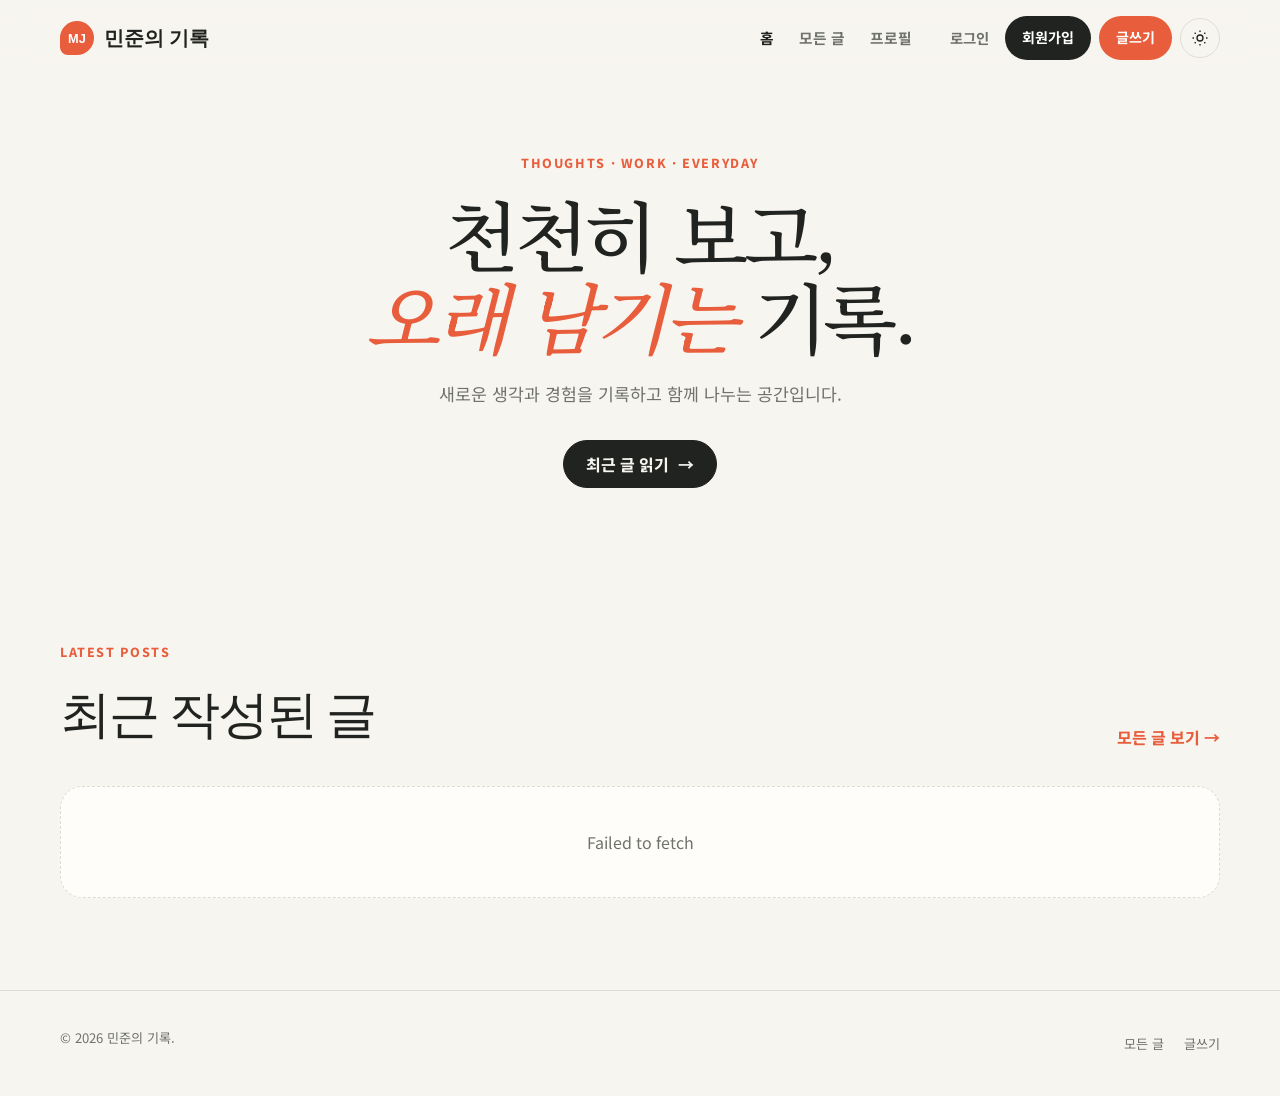
<file: index.html>
<!doctype html>
<html lang="ko">
<head>
  <meta charset="UTF-8">
  <meta name="viewport" content="width=device-width,initial-scale=1">
  <meta name="description" content="생각과 경험을 기록하고 나누는 블로그">
  <title>민준의 기록 — 개인 블로그</title>
  <link rel="preconnect" href="https://fonts.googleapis.com">
  <link href="https://fonts.googleapis.com/css2?family=Noto+Sans+KR:wght@400;500;700;800&family=Noto+Serif+KR:wght@500;700&display=swap" rel="stylesheet">
  <link rel="stylesheet" href="css/style.css"><link rel="stylesheet" href="css/auth-nav.css"><link rel="stylesheet" href="css/posts-crud.css">
  <script src="js/main.js" defer></script><script src="js/posts.js" defer></script>
</head>
<body>
  <a class="skip-link" href="#main">본문으로 바로가기</a>
  <header class="site-header"><div class="container header-inner">
    <a class="brand" href="index.html"><span class="brand-mark">MJ</span><span>민준의 기록</span></a>
    <nav class="site-nav" aria-label="주요 메뉴"><a class="active" href="index.html">홈</a><a href="posts.html">모든 글</a><a href="profile.html">프로필</a></nav>
    <div class="header-actions">
      <button class="icon-button theme-toggle" aria-label="다크 모드로 변경"><svg class="sun-icon" viewBox="0 0 24 24"><circle cx="12" cy="12" r="4"/><path d="M12 2v2m0 16v2M4.9 4.9l1.4 1.4m11.4 11.4 1.4 1.4M2 12h2m16 0h2M4.9 19.1l1.4-1.4M17.7 6.3l1.4-1.4"/></svg><svg class="moon-icon" viewBox="0 0 24 24"><path d="M21 12.8A9 9 0 1111.2 3 7 7 0 0021 12.8z"/></svg></button>
      <button class="icon-button menu-toggle" aria-label="메뉴 열기" aria-expanded="false"><span></span><span></span><span></span></button>
    </div>
  </div></header>
  <main id="main">
    <section class="home-hero"><div class="container hero-layout hero-layout-single"><div class="hero-copy reveal">
      <p class="eyebrow">Thoughts · Work · Everyday</p><h1>천천히 보고,<br><em>오래 남기는</em> 기록.</h1>
      <p>새로운 생각과 경험을 기록하고 함께 나누는 공간입니다.</p>
      <div class="hero-actions"><a class="button button-primary" href="posts.html">최근 글 읽기 <span>→</span></a></div>
    </div></div></section>
    <section class="section"><div class="container">
      <div class="section-head reveal"><div><p class="eyebrow">Latest posts</p><h2>최근 작성된 글</h2></div><a class="text-link" href="posts.html">모든 글 보기 →</a></div>
      <div class="featured-grid"><p class="dynamic-post-state">게시글을 불러오는 중입니다...</p></div>
    </div></section>
  </main>
  <footer class="site-footer"><div class="container footer-inner"><p>© <span data-year></span> 민준의 기록.</p><div class="footer-links"><a href="posts.html">모든 글</a><a href="write.html">글쓰기</a></div></div></footer>
</body>
</html>
</file>
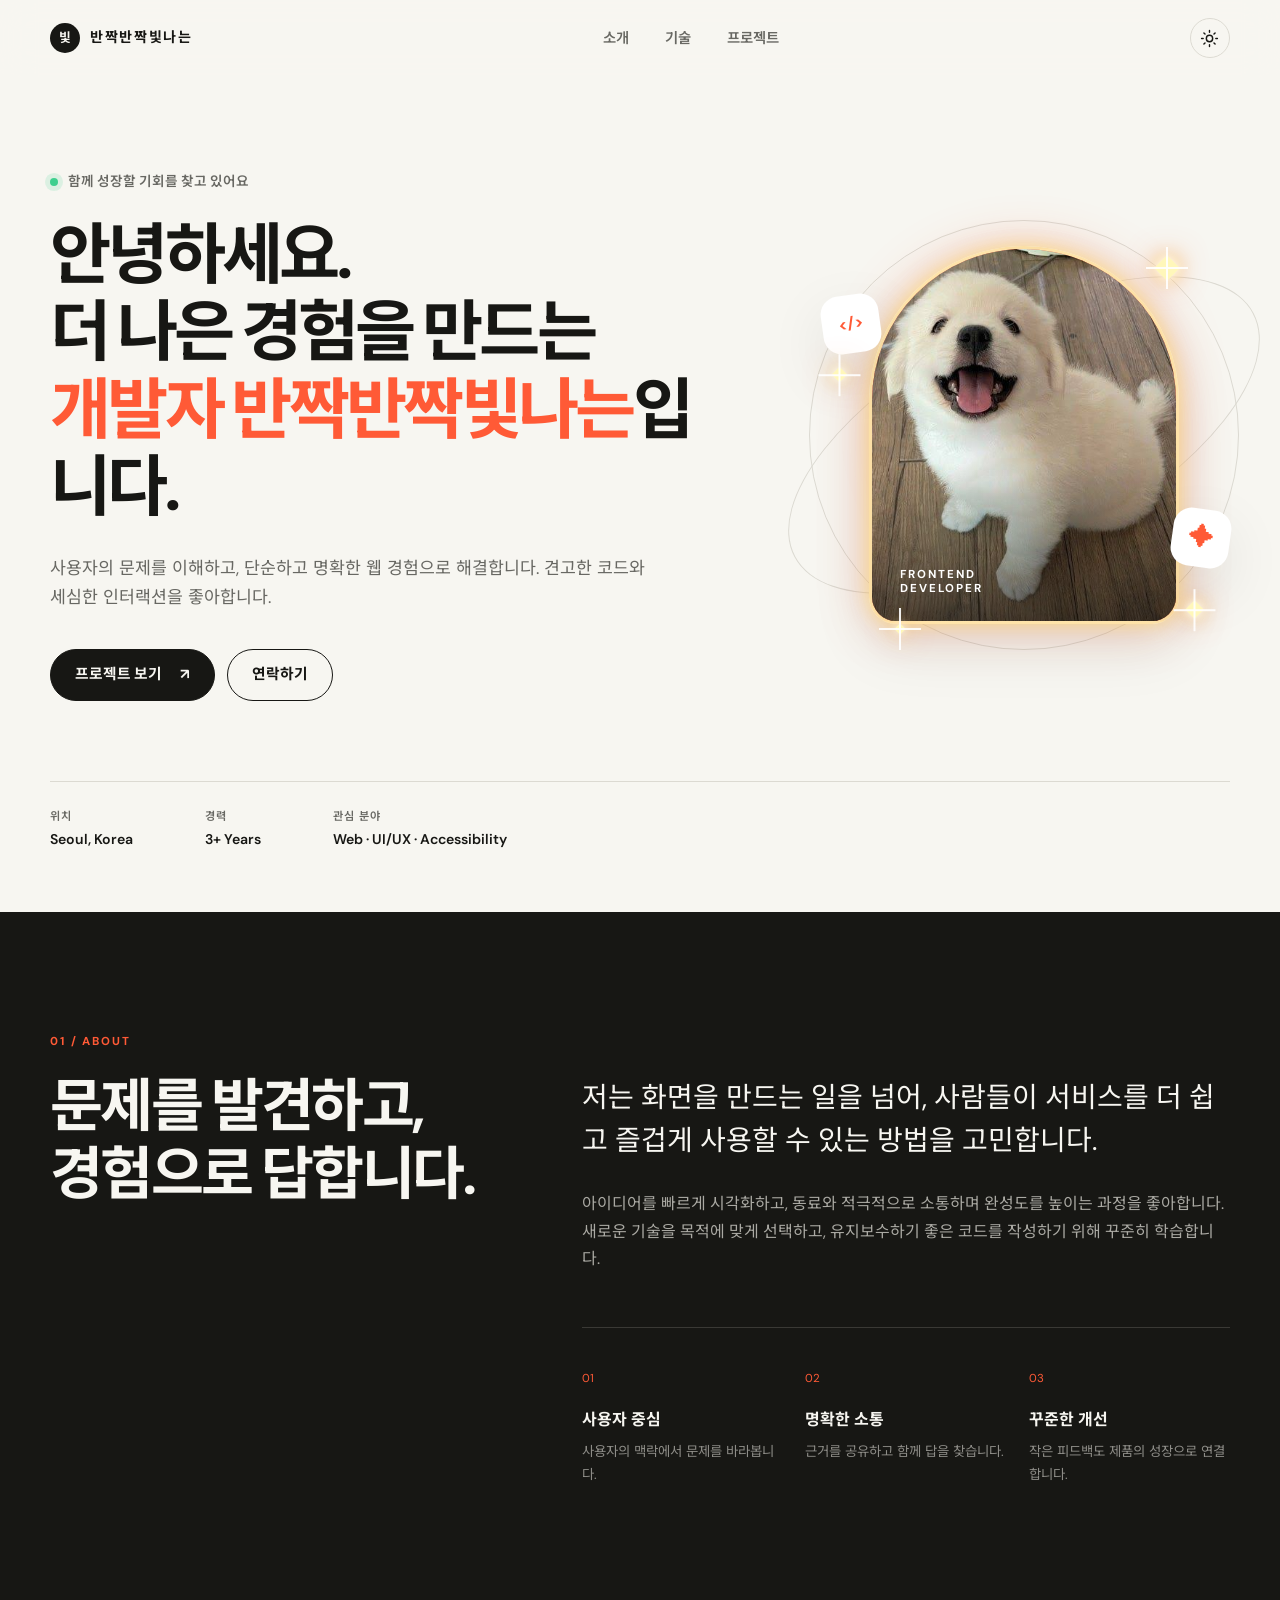
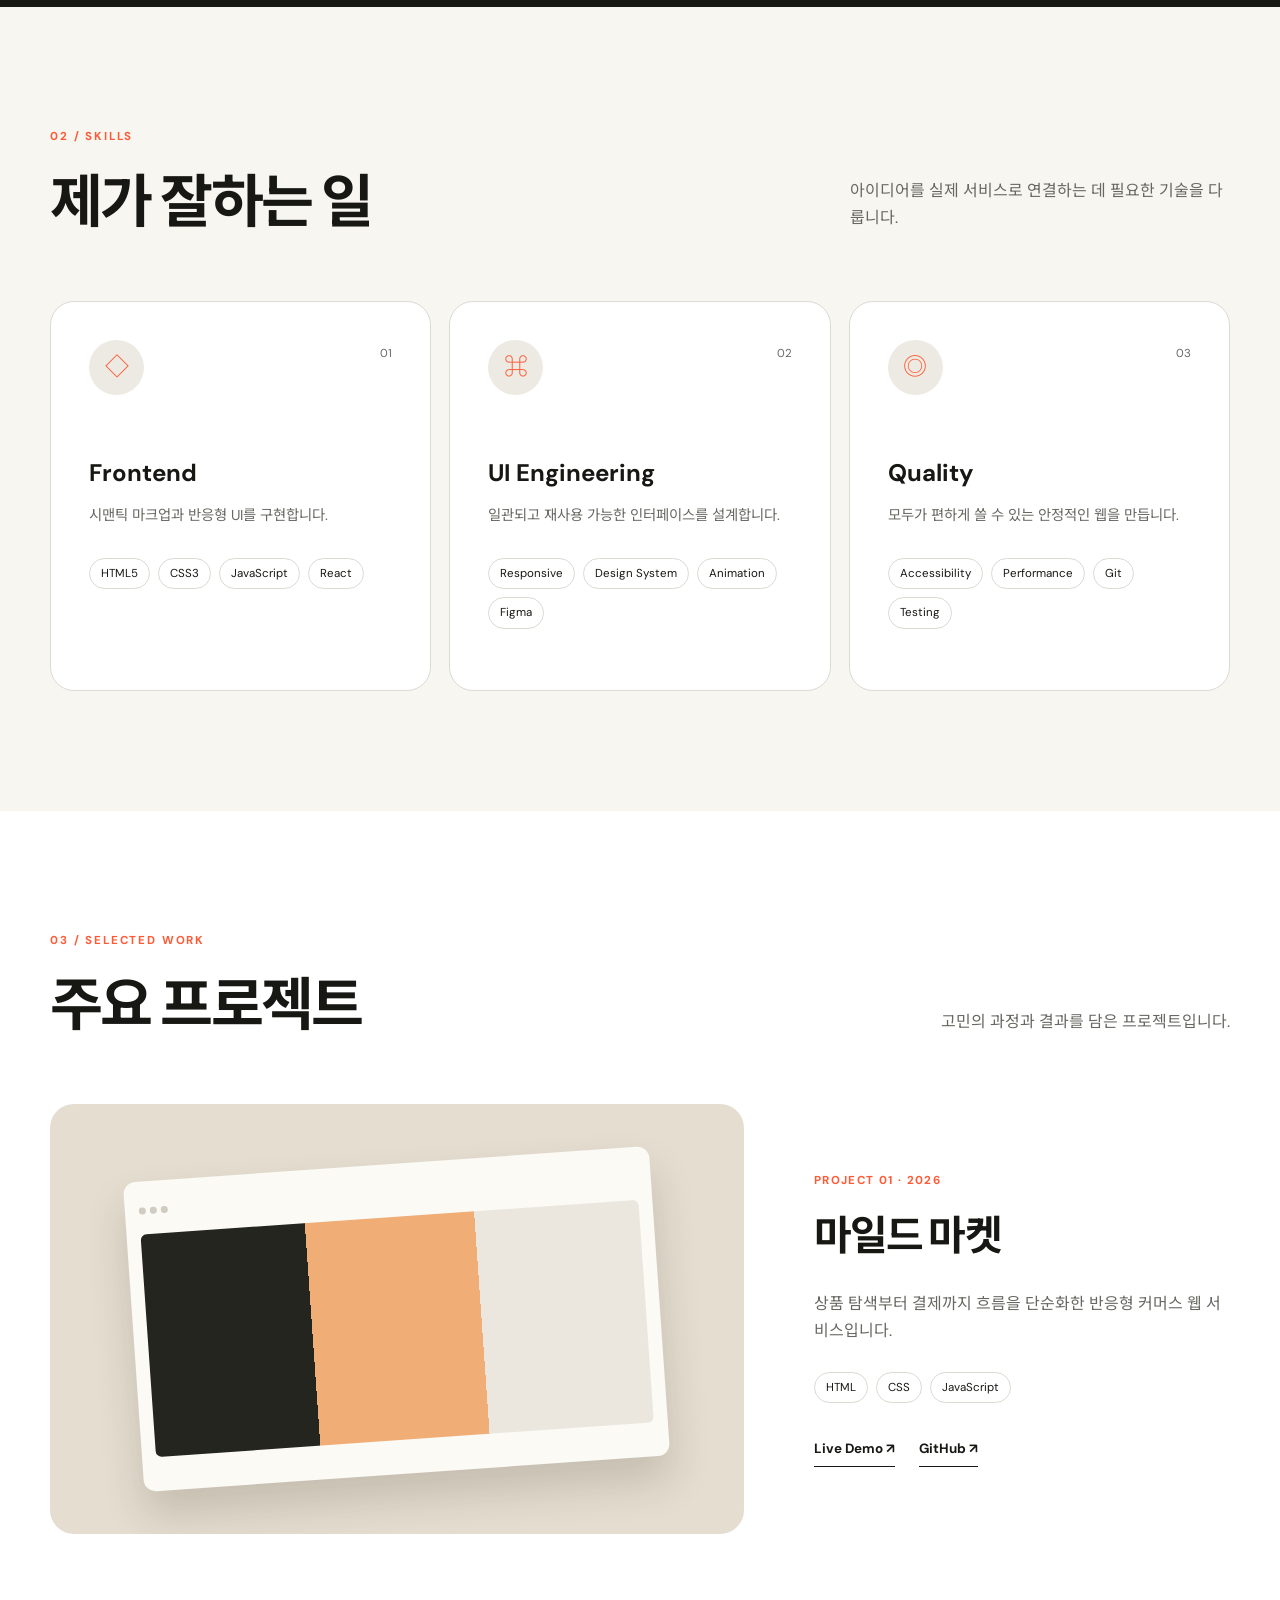
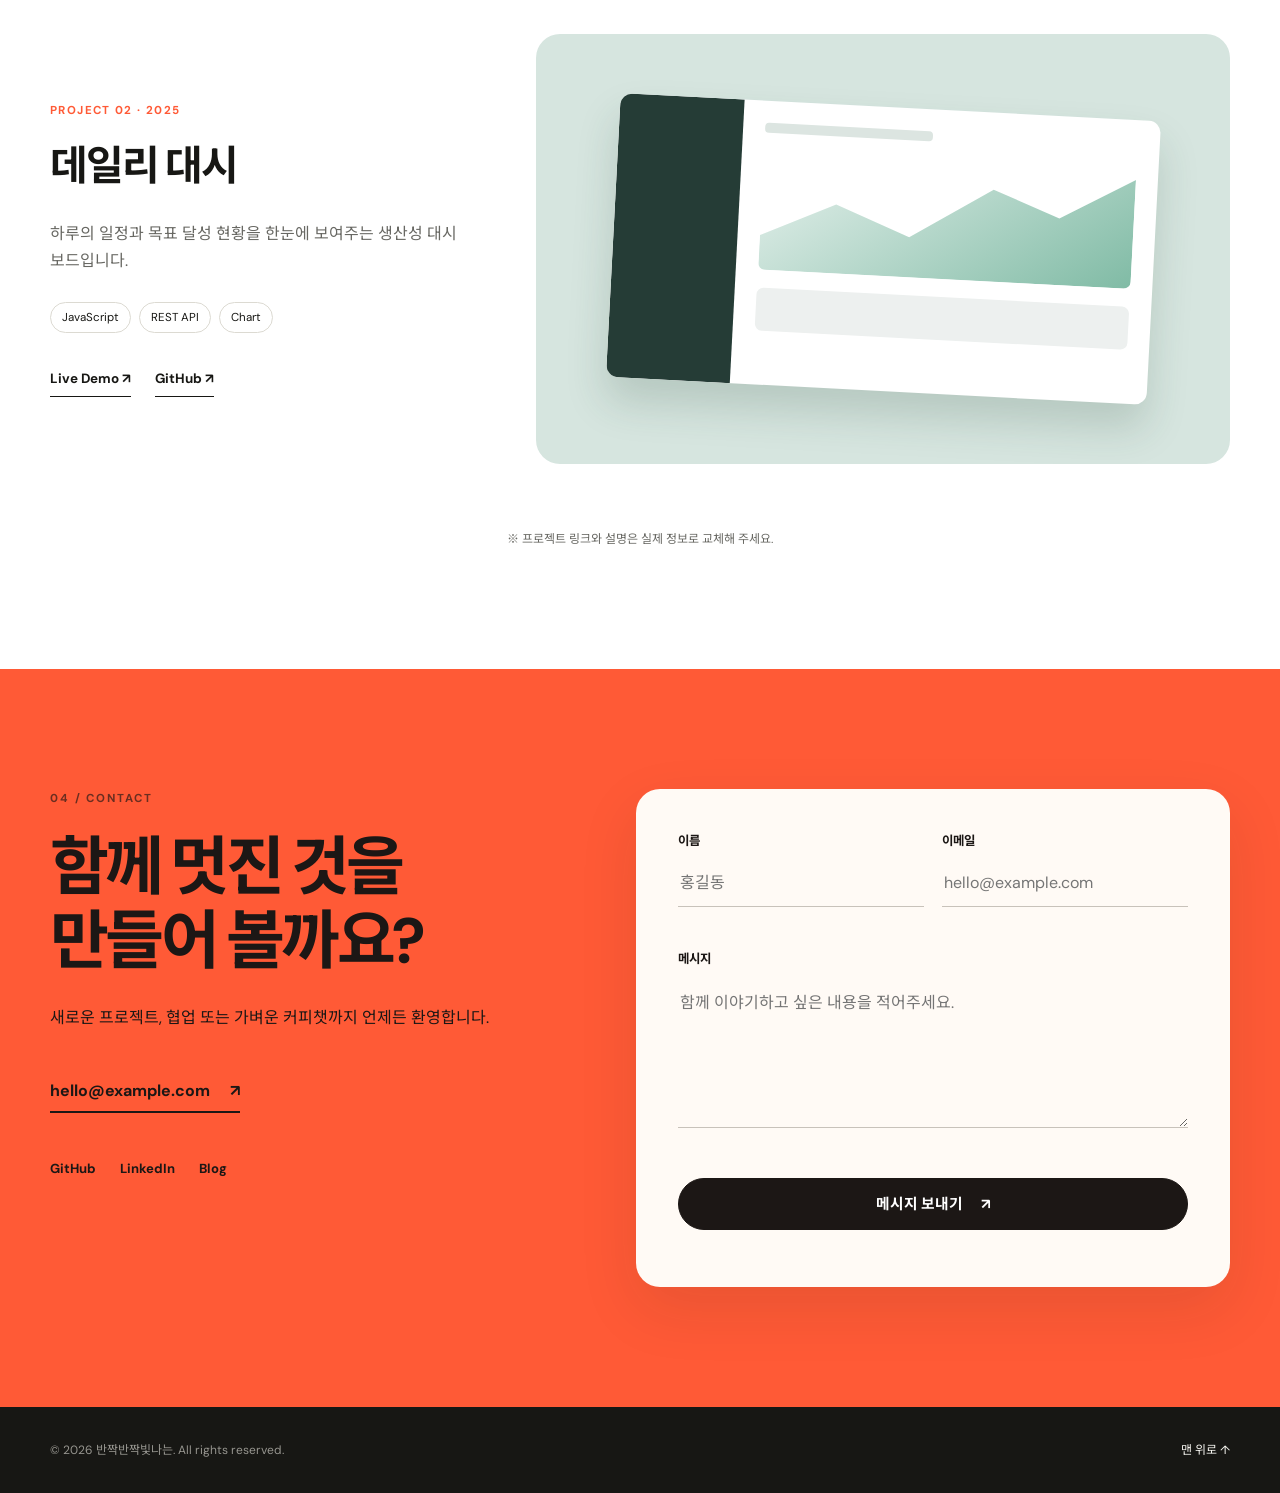
<file: frontend/index.html>
<!doctype html>
<html lang="ko">
  <head>
    <meta charset="UTF-8" />
    <meta name="viewport" content="width=device-width, initial-scale=1.0" />
    <meta
      name="description"
      content="사용자의 문제를 이해하고 명확한 웹 경험으로 만드는 프론트엔드 개발자 반짝반짝빛나는의 포트폴리오입니다."
    />
    <title>반짝반짝빛나는 | Frontend Developer</title>
    <link rel="preconnect" href="https://fonts.googleapis.com" />
    <link rel="preconnect" href="https://fonts.gstatic.com" crossorigin />
    <link
      href="https://fonts.googleapis.com/css2?family=DM+Sans:wght@400;500;600;700&amp;family=Noto+Sans+KR:wght@400;500;600;700&amp;display=swap"
      rel="stylesheet"
    />
    <link rel="stylesheet" href="css/style.css" />
    <script src="js/main.js" defer></script>
  </head>
  <body>
    <a class="skip-link" href="#main-content">본문으로 바로가기</a>

    <header class="site-header" id="top">
      <div class="container header-inner">
        <a class="brand" href="#home" aria-label="반짝반짝빛나는 프로필 홈">
          <span class="brand-mark" aria-hidden="true">빛</span>
          <span>반짝반짝빛나는</span>
        </a>

        <nav class="site-nav" id="site-nav" aria-label="주요 메뉴">
          <a href="about.html">소개</a>
          <a href="skills.html">기술</a>
          <a href="projects.html">프로젝트</a>
        </nav>

        <div class="header-actions">
          <button class="icon-button theme-toggle" type="button" aria-label="다크 모드로 변경">
            <svg class="sun-icon" aria-hidden="true" viewBox="0 0 24 24">
              <circle cx="12" cy="12" r="4"></circle>
              <path d="M12 2v2M12 20v2M4.93 4.93l1.42 1.42M17.66 17.66l1.41 1.41M2 12h2M20 12h2M4.93 19.07l1.42-1.42M17.66 6.34l1.41-1.41"></path>
            </svg>
            <svg class="moon-icon" aria-hidden="true" viewBox="0 0 24 24">
              <path d="M21 12.79A9 9 0 1 1 11.21 3 7 7 0 0 0 21 12.79Z"></path>
            </svg>
          </button>
          <button
            class="icon-button menu-toggle"
            type="button"
            aria-label="메뉴 열기"
            aria-controls="site-nav"
            aria-expanded="false"
          >
            <span></span><span></span><span></span>
          </button>
        </div>
      </div>
    </header>

    <main id="main-content">
      <section class="hero section" id="home" aria-labelledby="hero-title">
        <div class="container hero-grid">
          <div class="hero-copy reveal">
            <p class="eyebrow"><span></span> 함께 성장할 기회를 찾고 있어요</p>
            <h1 id="hero-title">
              안녕하세요.<br />
              더 나은 경험을 만드는<br />
              <em>개발자 반짝반짝빛나는</em>입니다.
            </h1>
            <p class="hero-description">
              사용자의 문제를 이해하고, 단순하고 명확한 웹 경험으로 해결합니다.
              견고한 코드와 세심한 인터랙션을 좋아합니다.
            </p>
            <div class="button-group">
              <a class="button button-primary" href="#projects">프로젝트 보기 <span aria-hidden="true">↗</span></a>
              <a class="button button-secondary" href="#contact">연락하기</a>
            </div>
          </div>

          <div class="profile-visual reveal">
            <div class="profile-orbit orbit-one"></div>
            <div class="profile-orbit orbit-two"></div>
            <div class="profile-card">
              <img src="assets/images/profile.jpg" alt="밝게 웃고 있는 흰색 강아지 프로필 사진" />
              <span class="profile-label">FRONTEND<br />DEVELOPER</span>
            </div>
            <span class="floating-badge badge-code" aria-hidden="true">&lt;/&gt;</span>
            <span class="floating-badge badge-star" aria-hidden="true">✦</span>
            <span class="diamond-sparkle sparkle-one" aria-hidden="true"></span>
            <span class="diamond-sparkle sparkle-two" aria-hidden="true"></span>
            <span class="diamond-sparkle sparkle-three" aria-hidden="true"></span>
            <span class="diamond-sparkle sparkle-four" aria-hidden="true"></span>
          </div>
        </div>
        <div class="container hero-meta" aria-label="기본 정보">
          <p><span>위치</span>Seoul, Korea</p>
          <p><span>경력</span>3+ Years</p>
          <p><span>관심 분야</span>Web · UI/UX · Accessibility</p>
        </div>
      </section>

      <section class="section about-section" id="about" aria-labelledby="about-title">
        <div class="container split-layout">
          <div class="section-heading reveal">
            <p class="section-number">01 / ABOUT</p>
            <h2 id="about-title">문제를 발견하고,<br />경험으로 답합니다.</h2>
          </div>
          <div class="about-content reveal">
            <p class="lead">
              저는 화면을 만드는 일을 넘어, 사람들이 서비스를 더 쉽고 즐겁게
              사용할 수 있는 방법을 고민합니다.
            </p>
            <p>
              아이디어를 빠르게 시각화하고, 동료와 적극적으로 소통하며 완성도를
              높이는 과정을 좋아합니다. 새로운 기술을 목적에 맞게 선택하고,
              유지보수하기 좋은 코드를 작성하기 위해 꾸준히 학습합니다.
            </p>
            <div class="values-grid">
              <article><span>01</span><h3>사용자 중심</h3><p>사용자의 맥락에서 문제를 바라봅니다.</p></article>
              <article><span>02</span><h3>명확한 소통</h3><p>근거를 공유하고 함께 답을 찾습니다.</p></article>
              <article><span>03</span><h3>꾸준한 개선</h3><p>작은 피드백도 제품의 성장으로 연결합니다.</p></article>
            </div>
          </div>
        </div>
      </section>

      <section class="section skills-section" id="skills" aria-labelledby="skills-title">
        <div class="container">
          <div class="section-heading horizontal reveal">
            <div><p class="section-number">02 / SKILLS</p><h2 id="skills-title">제가 잘하는 일</h2></div>
            <p>아이디어를 실제 서비스로 연결하는 데 필요한 기술을 다룹니다.</p>
          </div>
          <div class="skills-grid">
            <article class="skill-card reveal">
              <span class="skill-icon" aria-hidden="true">◇</span>
              <p class="skill-index">01</p><h3>Frontend</h3>
              <p>시맨틱 마크업과 반응형 UI를 구현합니다.</p>
              <ul><li>HTML5</li><li>CSS3</li><li>JavaScript</li><li>React</li></ul>
            </article>
            <article class="skill-card reveal">
              <span class="skill-icon" aria-hidden="true">⌘</span>
              <p class="skill-index">02</p><h3>UI Engineering</h3>
              <p>일관되고 재사용 가능한 인터페이스를 설계합니다.</p>
              <ul><li>Responsive</li><li>Design System</li><li>Animation</li><li>Figma</li></ul>
            </article>
            <article class="skill-card reveal">
              <span class="skill-icon" aria-hidden="true">◎</span>
              <p class="skill-index">03</p><h3>Quality</h3>
              <p>모두가 편하게 쓸 수 있는 안정적인 웹을 만듭니다.</p>
              <ul><li>Accessibility</li><li>Performance</li><li>Git</li><li>Testing</li></ul>
            </article>
          </div>
        </div>
      </section>

      <section class="section projects-section" id="projects" aria-labelledby="projects-title">
        <div class="container">
          <div class="section-heading horizontal reveal">
            <div><p class="section-number">03 / SELECTED WORK</p><h2 id="projects-title">주요 프로젝트</h2></div>
            <p>고민의 과정과 결과를 담은 프로젝트입니다.</p>
          </div>
          <div class="project-list">
            <article class="project-card reveal">
              <div class="project-art art-commerce" aria-hidden="true">
                <div class="mock-window"><span></span><span></span><span></span><div class="mock-product"></div></div>
              </div>
              <div class="project-info">
                <p class="project-number">PROJECT 01 · 2026</p><h3>마일드 마켓</h3>
                <p>상품 탐색부터 결제까지 흐름을 단순화한 반응형 커머스 웹 서비스입니다.</p>
                <ul class="tags"><li>HTML</li><li>CSS</li><li>JavaScript</li></ul>
                <div class="project-links"><a href="#" aria-label="마일드 마켓 데모 보기">Live Demo ↗</a><a href="#" aria-label="마일드 마켓 소스 코드 보기">GitHub ↗</a></div>
              </div>
            </article>
            <article class="project-card reverse reveal">
              <div class="project-art art-dashboard" aria-hidden="true">
                <div class="dashboard-window"><div class="dash-side"></div><div class="dash-main"><span></span><div class="dash-chart"></div><div class="dash-row"></div></div></div>
              </div>
              <div class="project-info">
                <p class="project-number">PROJECT 02 · 2025</p><h3>데일리 대시</h3>
                <p>하루의 일정과 목표 달성 현황을 한눈에 보여주는 생산성 대시보드입니다.</p>
                <ul class="tags"><li>JavaScript</li><li>REST API</li><li>Chart</li></ul>
                <div class="project-links"><a href="#" aria-label="데일리 대시 데모 보기">Live Demo ↗</a><a href="#" aria-label="데일리 대시 소스 코드 보기">GitHub ↗</a></div>
              </div>
            </article>
          </div>
          <p class="project-note">※ 프로젝트 링크와 설명은 실제 정보로 교체해 주세요.</p>
        </div>
      </section>

      <section class="section contact-section" id="contact" aria-labelledby="contact-title">
        <div class="container contact-grid">
          <div class="contact-copy reveal">
            <p class="section-number">04 / CONTACT</p>
            <h2 id="contact-title">함께 멋진 것을<br />만들어 볼까요?</h2>
            <p>새로운 프로젝트, 협업 또는 가벼운 커피챗까지 언제든 환영합니다.</p>
            <a class="email-link" href="mailto:hello@example.com">hello@example.com <span aria-hidden="true">↗</span></a>
            <div class="social-links"><a href="#">GitHub</a><a href="#">LinkedIn</a><a href="#">Blog</a></div>
          </div>
          <form class="contact-form reveal" id="contact-form" novalidate>
            <div class="field-row">
              <div class="form-field"><label for="name">이름</label><input id="name" name="name" type="text" placeholder="홍길동" autocomplete="name" required /><small class="error-message"></small></div>
              <div class="form-field"><label for="email">이메일</label><input id="email" name="email" type="email" placeholder="hello@example.com" autocomplete="email" required /><small class="error-message"></small></div>
            </div>
            <div class="form-field"><label for="message">메시지</label><textarea id="message" name="message" rows="5" placeholder="함께 이야기하고 싶은 내용을 적어주세요." required></textarea><small class="error-message"></small></div>
            <button class="button button-primary submit-button" type="submit">메시지 보내기 <span aria-hidden="true">↗</span></button>
            <p class="form-status" role="status" aria-live="polite"></p>
          </form>
        </div>
      </section>
    </main>

    <footer class="site-footer">
      <div class="container footer-inner">
        <p>© <span id="current-year">2026</span> 반짝반짝빛나는. All rights reserved.</p>
        <a href="#top">맨 위로 <span aria-hidden="true">↑</span></a>
      </div>
    </footer>
  </body>
</html>
</file>
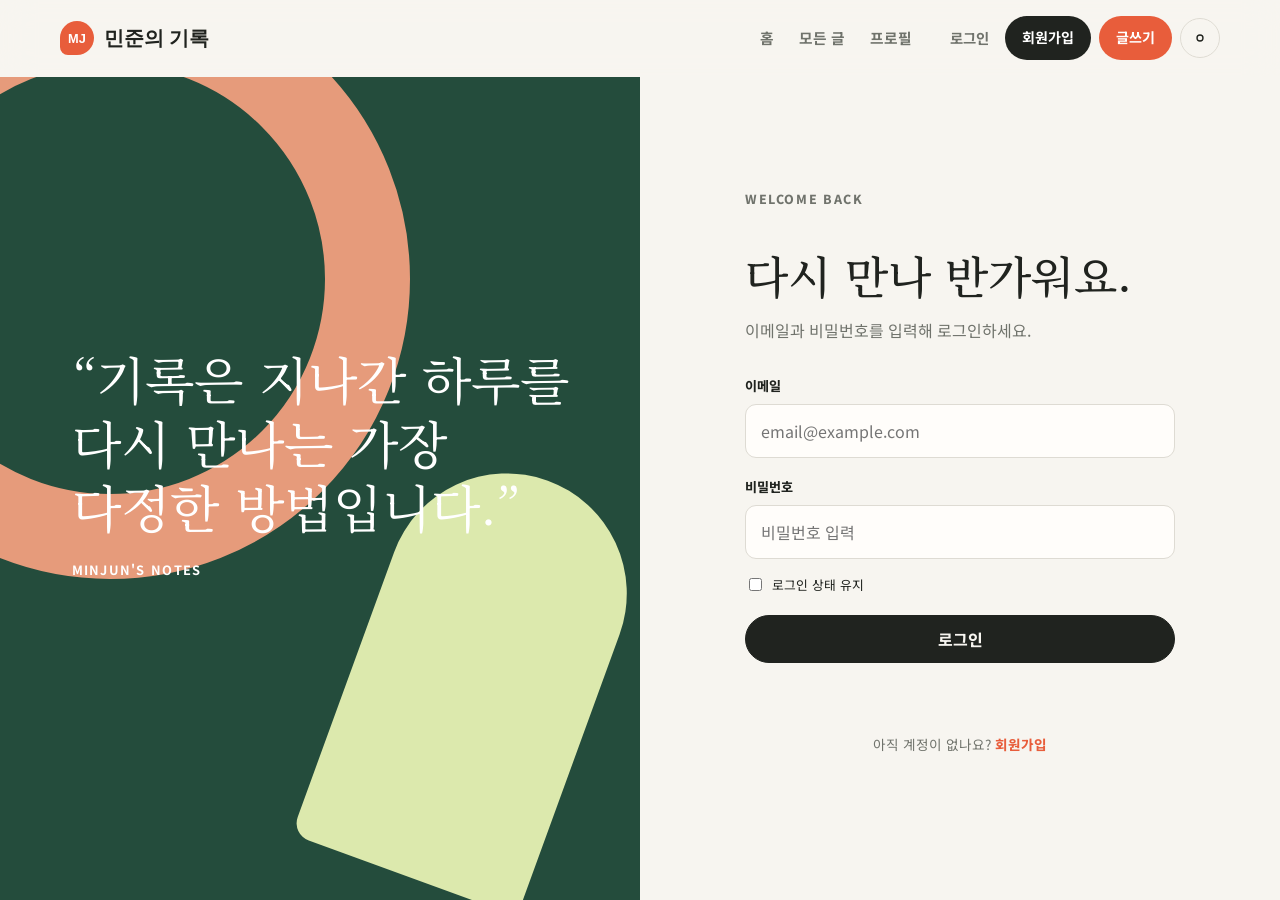
<file: login.html>
<!doctype html><html lang="ko"><head><meta charset="UTF-8"><meta name="viewport" content="width=device-width,initial-scale=1"><title>로그인 — 민준의 기록</title><link href="https://fonts.googleapis.com/css2?family=Noto+Sans+KR:wght@400;500;700;800&family=Noto+Serif+KR:wght@500;700&display=swap" rel="stylesheet"><link rel="stylesheet" href="css/style.css"><link rel="stylesheet" href="css/auth-nav.css"><link rel="stylesheet" href="css/posts-crud.css"><script src="js/main.js" defer></script><script src="js/posts.js" defer></script></head><body><header class="site-header"><div class="container header-inner"><a class="brand" href="index.html"><span class="brand-mark">MJ</span><span>민준의 기록</span></a><nav class="site-nav"><a href="index.html">홈</a><a href="posts.html">모든 글</a><a href="profile.html">프로필</a></nav><div class="header-actions"><button class="icon-button theme-toggle"><svg class="sun-icon" viewBox="0 0 24 24"><circle cx="12" cy="12" r="4"/></svg><svg class="moon-icon" viewBox="0 0 24 24"><path d="M21 12.8A9 9 0 1111.2 3 7 7 0 0021 12.8z"/></svg></button><button class="icon-button menu-toggle"><span></span><span></span><span></span></button></div></div></header><main class="auth-main"><section class="auth-art"><p class="auth-quote">“기록은 지나간 하루를<br>다시 만나는 가장<br>다정한 방법입니다.”<small>MINJUN'S NOTES</small></p></section><section class="auth-side"><form class="auth-card" data-auth-form><p class="eyebrow">Welcome back</p><h1>다시 만나 반가워요.</h1><p>이메일과 비밀번호를 입력해 로그인하세요.</p><div class="form-field"><label for="email">이메일</label><input id="email" type="email" autocomplete="email" placeholder="email@example.com" required><small class="error-message"></small></div><div class="form-field"><label for="password">비밀번호</label><input id="password" type="password" autocomplete="current-password" placeholder="비밀번호 입력" minlength="8" required><small class="error-message"></small></div><div class="form-options"><label class="check-label"><input type="checkbox"> 로그인 상태 유지</label></div><button class="button button-primary button-block" type="submit">로그인</button><p class="form-status" role="status"></p><p class="auth-switch">아직 계정이 없나요? <a href="signup.html">회원가입</a></p></form></section></main></body></html>
</file>
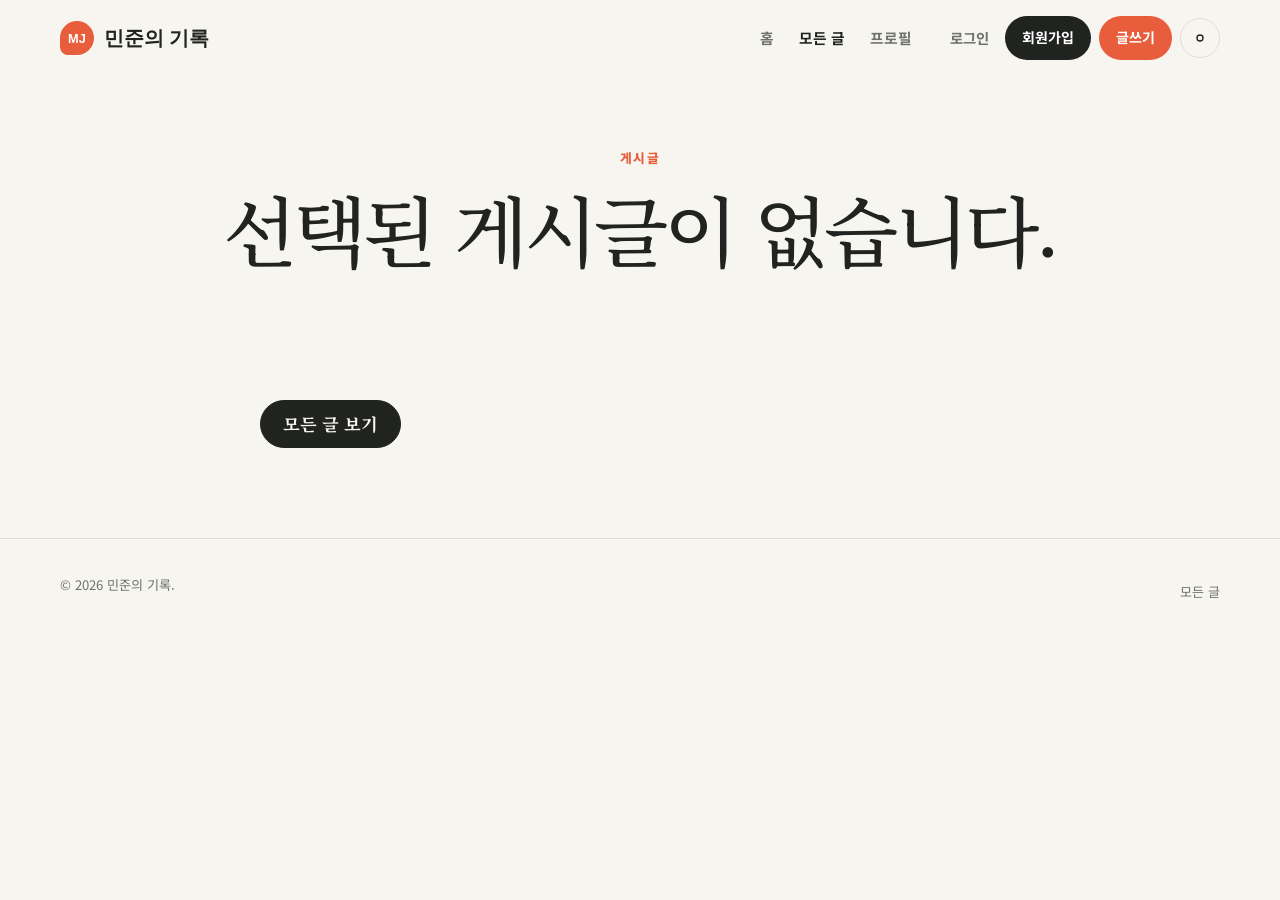
<file: post.html>
<!doctype html>
<html lang="ko">
<head>
  <meta charset="UTF-8"><meta name="viewport" content="width=device-width,initial-scale=1">
  <title>게시글 — 민준의 기록</title>
  <link href="https://fonts.googleapis.com/css2?family=Noto+Sans+KR:wght@400;500;700;800&family=Noto+Serif+KR:wght@500;700&display=swap" rel="stylesheet">
  <link rel="stylesheet" href="css/style.css"><link rel="stylesheet" href="css/auth-nav.css"><link rel="stylesheet" href="css/posts-crud.css"><script src="js/main.js" defer></script><script src="js/posts.js" defer></script>
</head>
<body>
  <header class="site-header"><div class="container header-inner">
    <a class="brand" href="index.html"><span class="brand-mark">MJ</span><span>민준의 기록</span></a>
    <nav class="site-nav" aria-label="주요 메뉴"><a href="index.html">홈</a><a class="active" href="posts.html">모든 글</a><a href="profile.html">프로필</a></nav>
    <div class="header-actions"><button class="icon-button theme-toggle" aria-label="다크 모드로 변경"><svg class="sun-icon" viewBox="0 0 24 24"><circle cx="12" cy="12" r="4"/></svg><svg class="moon-icon" viewBox="0 0 24 24"><path d="M21 12.8A9 9 0 1111.2 3 7 7 0 0021 12.8z"/></svg></button><button class="icon-button menu-toggle" aria-label="메뉴 열기" aria-expanded="false"><span></span><span></span><span></span></button></div>
  </div></header>
  <main><article>
    <header class="article-header container reveal"><p class="tag">게시글</p><h1>게시글을 불러오는 중입니다...</h1><div class="article-meta"><strong></strong><span></span></div></header>
    <div class="narrow article-body"><p class="muted">내용을 불러오는 중입니다...</p></div>
  </article></main>
  <footer class="site-footer"><div class="container footer-inner"><p>© <span data-year></span> 민준의 기록.</p><div class="footer-links"><a href="posts.html">모든 글</a></div></div></footer>
</body>
</html>
</file>
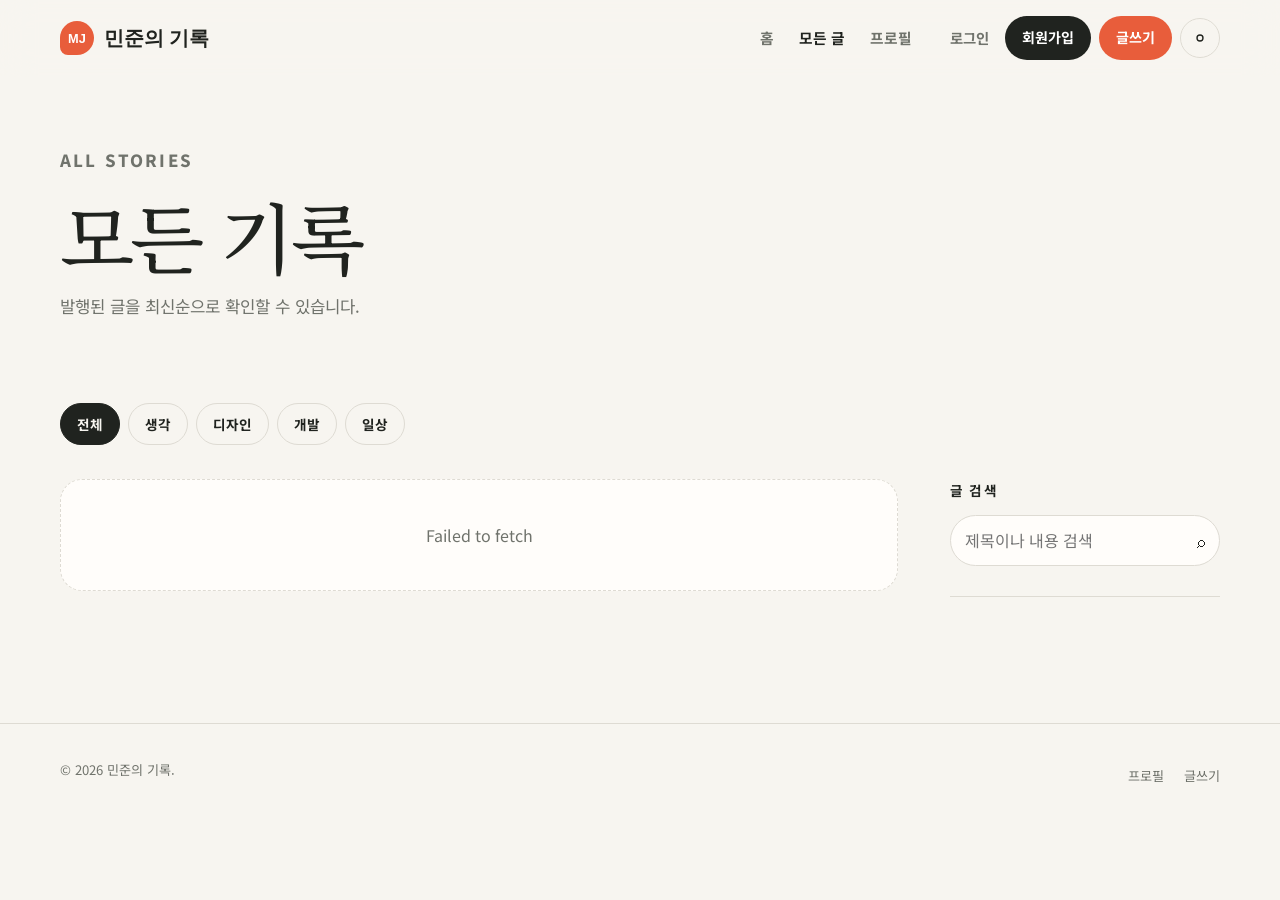
<file: posts.html>
<!doctype html>
<html lang="ko">
<head>
  <meta charset="UTF-8"><meta name="viewport" content="width=device-width,initial-scale=1">
  <title>모든 글 — 민준의 기록</title>
  <link href="https://fonts.googleapis.com/css2?family=Noto+Sans+KR:wght@400;500;700;800&family=Noto+Serif+KR:wght@500;700&display=swap" rel="stylesheet">
  <link rel="stylesheet" href="css/style.css"><link rel="stylesheet" href="css/auth-nav.css"><link rel="stylesheet" href="css/posts-crud.css"><script src="js/main.js" defer></script><script src="js/posts.js" defer></script>
</head>
<body>
  <header class="site-header"><div class="container header-inner">
    <a class="brand" href="index.html"><span class="brand-mark">MJ</span><span>민준의 기록</span></a>
    <nav class="site-nav" aria-label="주요 메뉴"><a href="index.html">홈</a><a class="active" href="posts.html">모든 글</a><a href="profile.html">프로필</a></nav>
    <div class="header-actions"><button class="icon-button theme-toggle" aria-label="다크 모드로 변경"><svg class="sun-icon" viewBox="0 0 24 24"><circle cx="12" cy="12" r="4"/></svg><svg class="moon-icon" viewBox="0 0 24 24"><path d="M21 12.8A9 9 0 1111.2 3 7 7 0 0021 12.8z"/></svg></button><button class="icon-button menu-toggle" aria-label="메뉴 열기" aria-expanded="false"><span></span><span></span><span></span></button></div>
  </div></header>
  <main>
    <section class="page-hero"><div class="container reveal"><p class="eyebrow">All stories</p><h1>모든 기록</h1><p>발행된 글을 최신순으로 확인할 수 있습니다.</p></div></section>
    <section class="section" style="padding-top:20px"><div class="container">
      <div class="filters"><button class="filter-button active" data-filter="전체">전체</button><button class="filter-button" data-filter="생각">생각</button><button class="filter-button" data-filter="디자인">디자인</button><button class="filter-button" data-filter="개발">개발</button><button class="filter-button" data-filter="일상">일상</button></div>
      <div class="posts-layout"><div><div class="posts-grid"><p class="dynamic-post-state">게시글을 불러오는 중입니다...</p></div></div><aside class="sidebar"><div class="sidebar-section"><h3>글 검색</h3><div class="search-box"><input id="post-search" type="search" placeholder="제목이나 내용 검색"><button aria-label="검색">⌕</button></div></div></aside></div>
    </div></section>
  </main>
  <footer class="site-footer"><div class="container footer-inner"><p>© <span data-year></span> 민준의 기록.</p><div class="footer-links"><a href="profile.html">프로필</a><a href="write.html">글쓰기</a></div></div></footer>
</body>
</html>
</file>
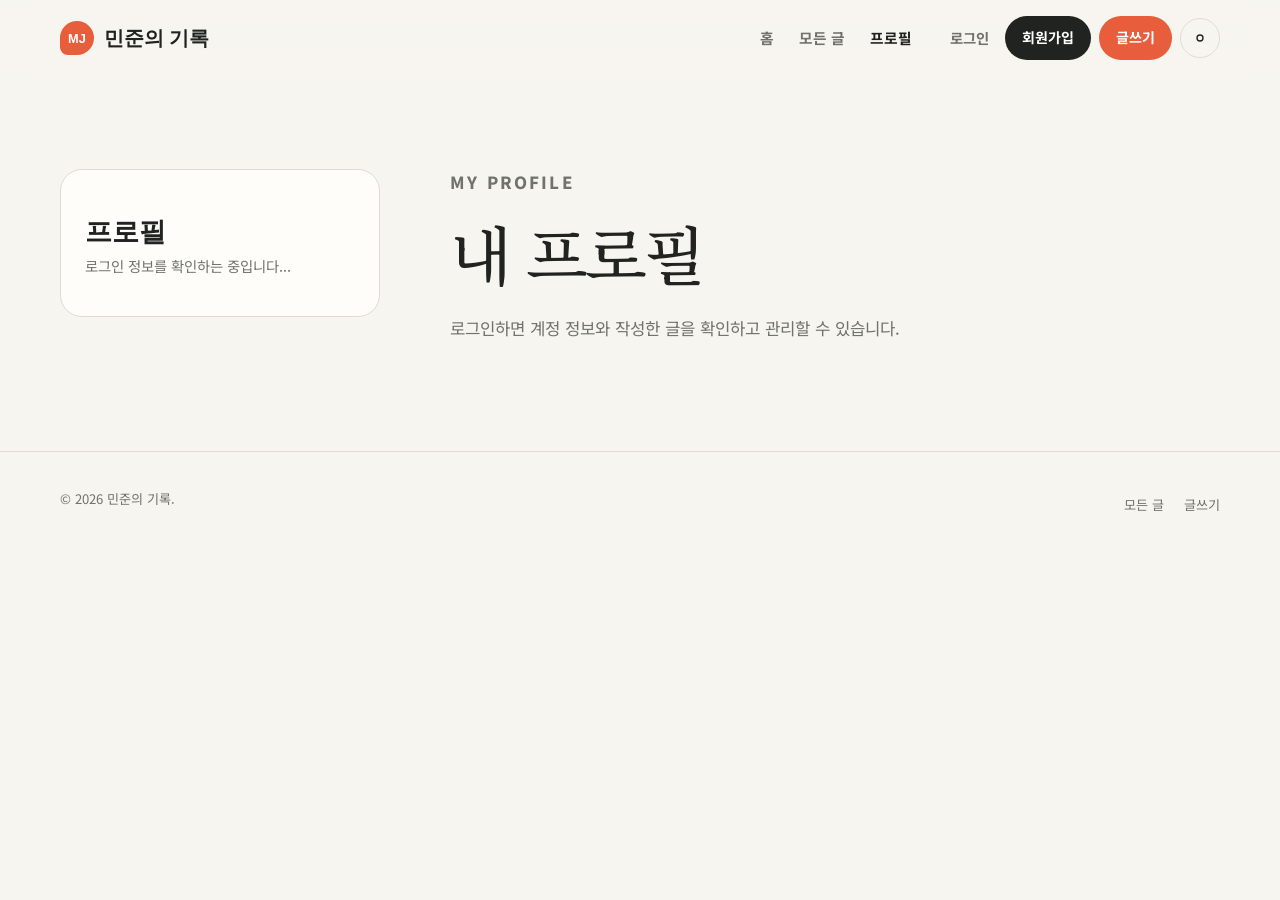
<file: profile.html>
<!doctype html>
<html lang="ko">
<head>
  <meta charset="UTF-8"><meta name="viewport" content="width=device-width,initial-scale=1">
  <title>프로필 — 민준의 기록</title>
  <link href="https://fonts.googleapis.com/css2?family=Noto+Sans+KR:wght@400;500;700;800&family=Noto+Serif+KR:wght@500;700&display=swap" rel="stylesheet">
  <link rel="stylesheet" href="css/style.css"><link rel="stylesheet" href="css/auth-nav.css"><link rel="stylesheet" href="css/posts-crud.css"><script src="js/main.js" defer></script><script src="js/posts.js" defer></script>
</head>
<body>
  <header class="site-header"><div class="container header-inner">
    <a class="brand" href="index.html"><span class="brand-mark">MJ</span><span>민준의 기록</span></a>
    <nav class="site-nav" aria-label="주요 메뉴"><a href="index.html">홈</a><a href="posts.html">모든 글</a><a class="active" href="profile.html">프로필</a></nav>
    <div class="header-actions"><button class="icon-button theme-toggle" aria-label="다크 모드로 변경"><svg class="sun-icon" viewBox="0 0 24 24"><circle cx="12" cy="12" r="4"/></svg><svg class="moon-icon" viewBox="0 0 24 24"><path d="M21 12.8A9 9 0 1111.2 3 7 7 0 0021 12.8z"/></svg></button><button class="icon-button menu-toggle" aria-label="메뉴 열기" aria-expanded="false"><span></span><span></span><span></span></button></div>
  </div></header>
  <main><section class="section"><div class="container profile-grid">
    <aside class="profile-panel reveal"><h2>프로필</h2><p>로그인 정보를 확인하는 중입니다...</p></aside>
    <div class="profile-content reveal"><p class="eyebrow">My profile</p><h1>내 프로필</h1><p>로그인하면 계정 정보와 작성한 글을 확인하고 관리할 수 있습니다.</p></div>
  </div></section></main>
  <footer class="site-footer"><div class="container footer-inner"><p>© <span data-year></span> 민준의 기록.</p><div class="footer-links"><a href="posts.html">모든 글</a><a href="write.html">글쓰기</a></div></div></footer>
</body>
</html>
</file>
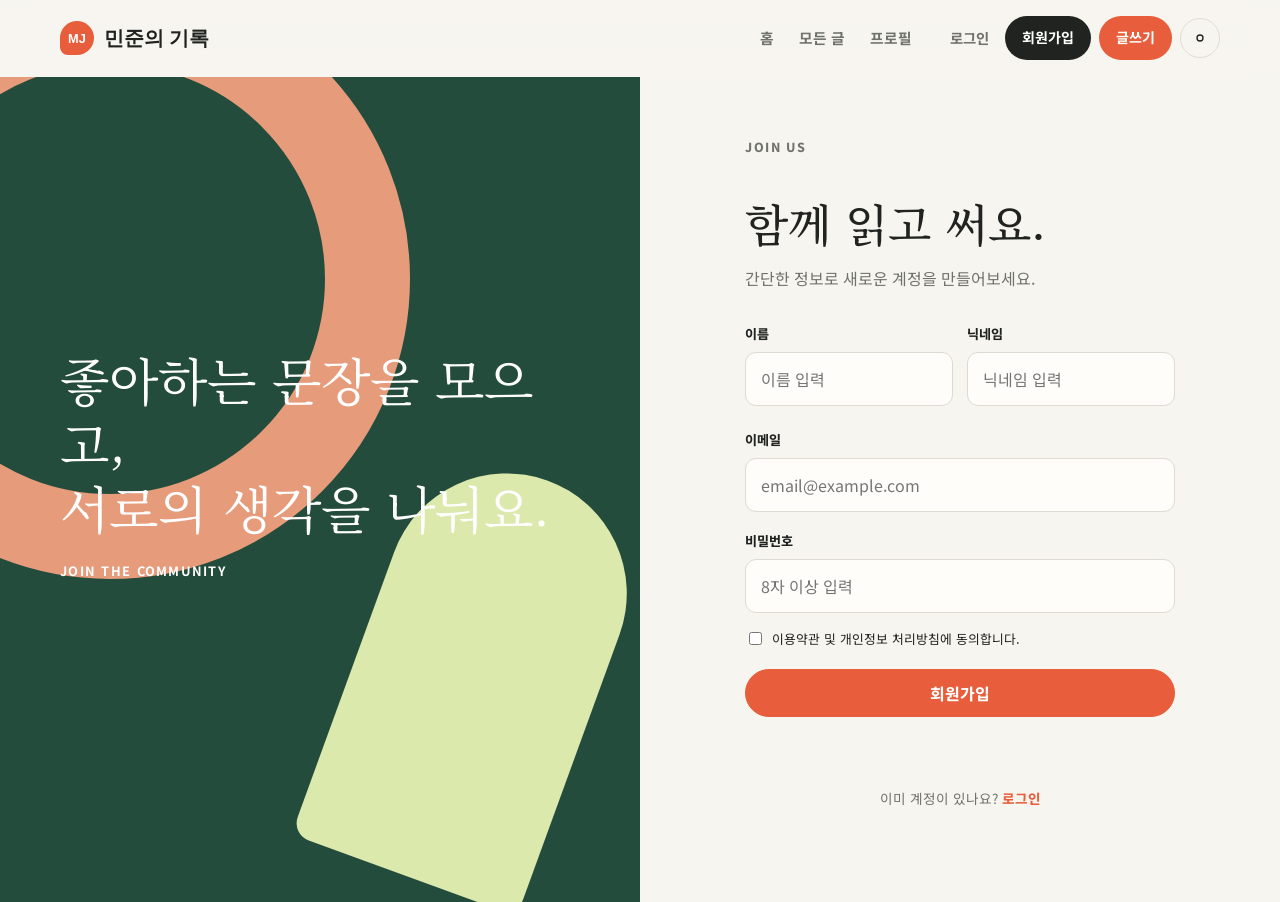
<file: signup.html>
<!doctype html><html lang="ko"><head><meta charset="UTF-8"><meta name="viewport" content="width=device-width,initial-scale=1"><title>회원가입 — 민준의 기록</title><link href="https://fonts.googleapis.com/css2?family=Noto+Sans+KR:wght@400;500;700;800&family=Noto+Serif+KR:wght@500;700&display=swap" rel="stylesheet"><link rel="stylesheet" href="css/style.css"><link rel="stylesheet" href="css/auth-nav.css"><link rel="stylesheet" href="css/posts-crud.css"><script src="js/main.js" defer></script><script src="js/posts.js" defer></script></head><body><header class="site-header"><div class="container header-inner"><a class="brand" href="index.html"><span class="brand-mark">MJ</span><span>민준의 기록</span></a><nav class="site-nav"><a href="index.html">홈</a><a href="posts.html">모든 글</a><a href="profile.html">프로필</a></nav><div class="header-actions"><button class="icon-button theme-toggle"><svg class="sun-icon" viewBox="0 0 24 24"><circle cx="12" cy="12" r="4"/></svg><svg class="moon-icon" viewBox="0 0 24 24"><path d="M21 12.8A9 9 0 1111.2 3 7 7 0 0021 12.8z"/></svg></button><button class="icon-button menu-toggle"><span></span><span></span><span></span></button></div></div></header><main class="auth-main"><section class="auth-art"><p class="auth-quote">좋아하는 문장을 모으고,<br>서로의 생각을 나눠요.<small>JOIN THE COMMUNITY</small></p></section><section class="auth-side"><form class="auth-card" data-auth-form><p class="eyebrow">Join us</p><h1>함께 읽고 써요.</h1><p>간단한 정보로 새로운 계정을 만들어보세요.</p><div class="field-row"><div class="form-field"><label for="name">이름</label><input id="name" autocomplete="name" placeholder="이름 입력" required><small class="error-message"></small></div><div class="form-field"><label for="nickname">닉네임</label><input id="nickname" placeholder="닉네임 입력" required><small class="error-message"></small></div></div><div class="form-field"><label for="email">이메일</label><input id="email" type="email" autocomplete="email" placeholder="email@example.com" required><small class="error-message"></small></div><div class="form-field"><label for="password">비밀번호</label><input id="password" type="password" autocomplete="new-password" placeholder="8자 이상 입력" minlength="8" required><small class="error-message"></small></div><div class="form-options"><label class="check-label"><input type="checkbox" required> 이용약관 및 개인정보 처리방침에 동의합니다.</label></div><button class="button button-accent button-block" type="submit">회원가입</button><p class="form-status" role="status"></p><p class="auth-switch">이미 계정이 있나요? <a href="login.html">로그인</a></p></form></section></main></body></html>
</file>
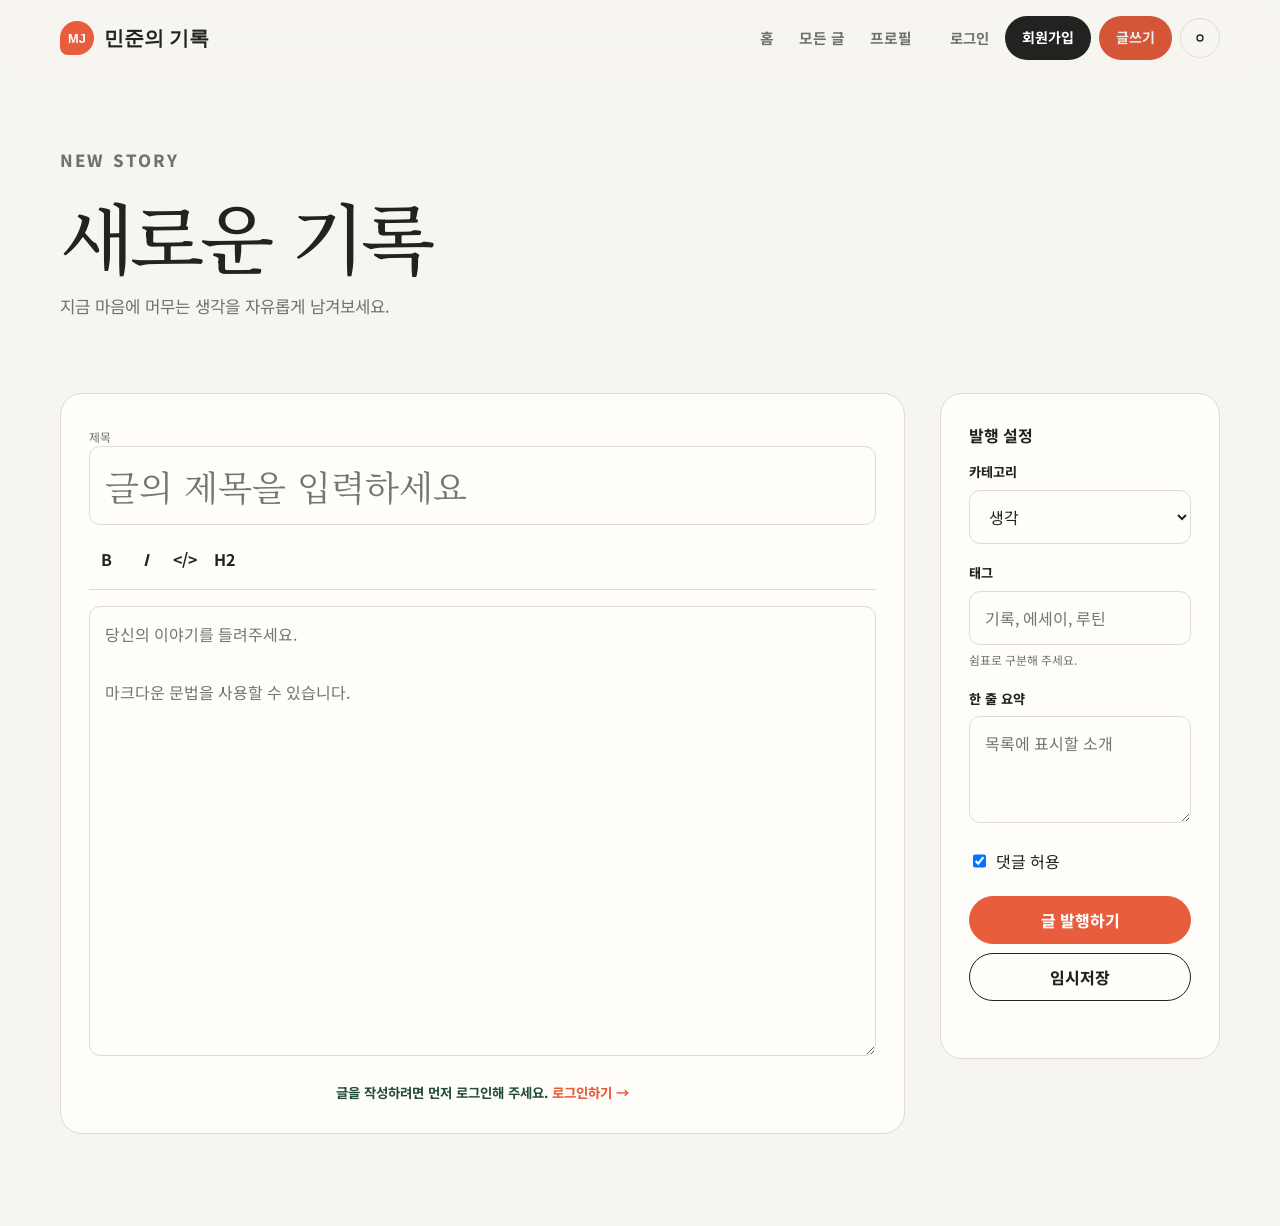
<file: write.html>
<!doctype html><html lang="ko"><head><meta charset="UTF-8"><meta name="viewport" content="width=device-width,initial-scale=1"><title>새 글 작성 — 민준의 기록</title><link href="https://fonts.googleapis.com/css2?family=Noto+Sans+KR:wght@400;500;700;800&family=Noto+Serif+KR:wght@500;700&display=swap" rel="stylesheet"><link rel="stylesheet" href="css/style.css"><link rel="stylesheet" href="css/auth-nav.css"><link rel="stylesheet" href="css/posts-crud.css"><script src="js/main.js" defer></script><script src="js/posts.js" defer></script></head><body><header class="site-header"><div class="container header-inner"><a class="brand" href="index.html"><span class="brand-mark">MJ</span><span>민준의 기록</span></a><nav class="site-nav"><a href="index.html">홈</a><a href="posts.html">모든 글</a><a href="profile.html">프로필</a></nav><div class="header-actions"><a class="header-login" href="login.html">나가기</a><button class="icon-button theme-toggle"><svg class="sun-icon" viewBox="0 0 24 24"><circle cx="12" cy="12" r="4"/></svg><svg class="moon-icon" viewBox="0 0 24 24"><path d="M21 12.8A9 9 0 1111.2 3 7 7 0 0021 12.8z"/></svg></button><button class="icon-button menu-toggle"><span></span><span></span><span></span></button></div></div></header><main><section class="page-hero"><div class="container"><p class="eyebrow">New story</p><h1>새로운 기록</h1><p>지금 마음에 머무는 생각을 자유롭게 남겨보세요.</p></div></section><section class="section" style="padding-top:10px"><form class="container write-layout"><div class="editor-card"><label class="form-field"><span class="field-hint">제목</span><input class="title-input" id="post-title" placeholder="글의 제목을 입력하세요" required></label><div class="editor-toolbar" aria-label="글 서식"><button type="button" data-insert="**" title="굵게">B</button><button type="button" data-insert="_" title="기울임"><i>I</i></button><button type="button" data-insert="`" title="코드">&lt;/&gt;</button><button type="button" data-insert="## " title="소제목">H2</button></div><div class="form-field"><textarea class="editor-body" id="editor-body" placeholder="당신의 이야기를 들려주세요.&#10;&#10;마크다운 문법을 사용할 수 있습니다." required></textarea><small class="error-message"></small></div><p class="form-status" role="status"></p></div><aside class="publish-card"><h2>발행 설정</h2><div class="form-field"><label for="category">카테고리</label><select id="category"><option>생각</option><option>디자인</option><option>개발</option><option>일상</option></select></div><div class="form-field"><label for="tags">태그</label><input id="tags" placeholder="기록, 에세이, 루틴"><small class="field-hint">쉼표로 구분해 주세요.</small></div><div class="form-field"><label for="summary">한 줄 요약</label><textarea id="summary" rows="3" placeholder="목록에 표시할 소개"></textarea></div><label class="check-label"><input type="checkbox" checked> 댓글 허용</label><div class="publish-actions"><button class="button button-accent" type="submit">글 발행하기</button><button class="button" id="draft-button" type="button">임시저장</button></div></aside></form></section></main></body></html>
</file>
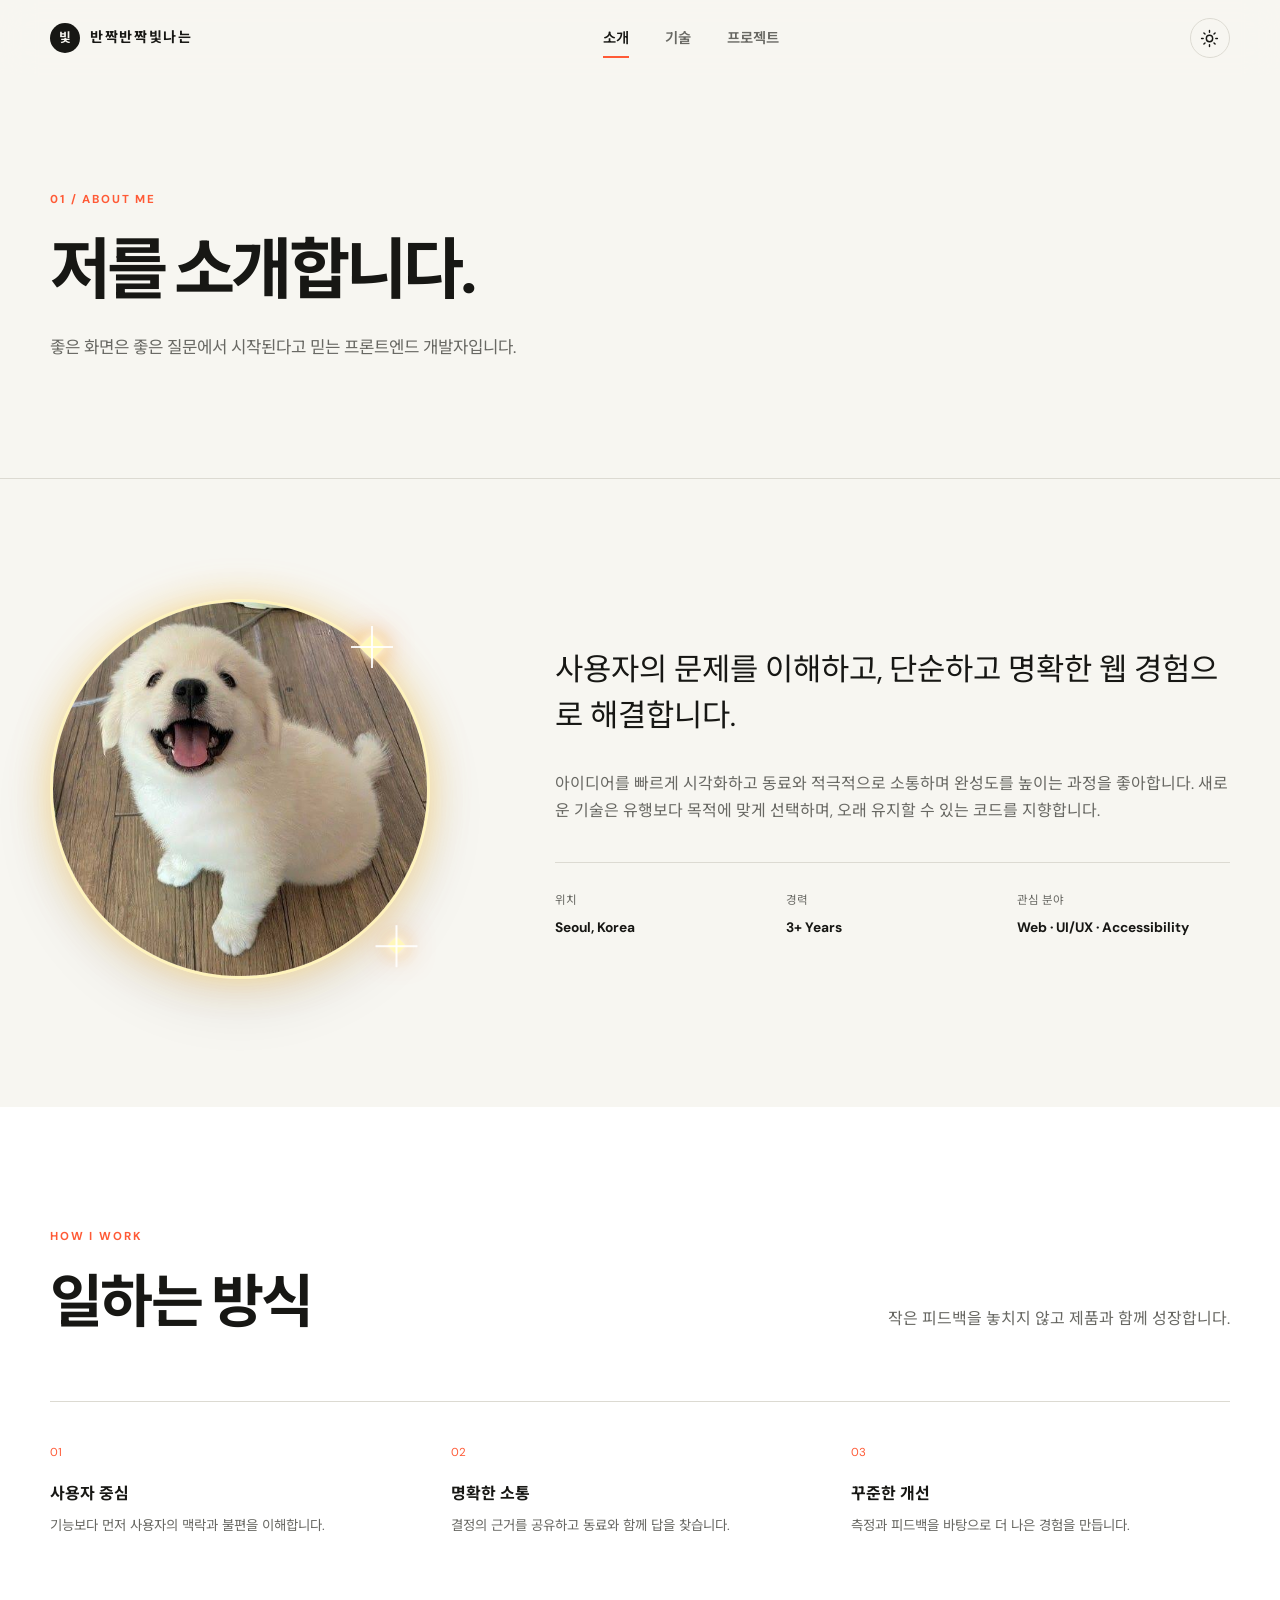
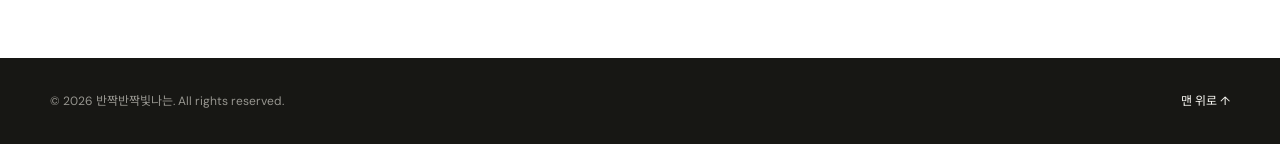
<file: frontend/about.html>
<!doctype html>
<html lang="ko">
  <head>
    <meta charset="UTF-8" />
    <meta name="viewport" content="width=device-width, initial-scale=1.0" />
    <meta name="description" content="프론트엔드 개발자 반짝반짝빛나는의 소개와 일하는 방식을 확인하세요." />
    <title>소개 | 반짝반짝빛나는</title>
    <link rel="preconnect" href="https://fonts.googleapis.com" />
    <link rel="preconnect" href="https://fonts.gstatic.com" crossorigin />
    <link href="https://fonts.googleapis.com/css2?family=DM+Sans:wght@400;500;600;700&amp;family=Noto+Sans+KR:wght@400;500;600;700&amp;display=swap" rel="stylesheet" />
    <link rel="stylesheet" href="css/style.css" />
    <script src="js/main.js" defer></script>
  </head>
  <body>
    <a class="skip-link" href="#main-content">본문으로 바로가기</a>
    <header class="site-header" id="top">
      <div class="container header-inner">
        <a class="brand" href="index.html" aria-label="반짝반짝빛나는 프로필 홈"><span class="brand-mark" aria-hidden="true">빛</span><span>반짝반짝빛나는</span></a>
        <nav class="site-nav" id="site-nav" aria-label="주요 메뉴">
          <a class="active" aria-current="page" href="about.html">소개</a><a href="skills.html">기술</a><a href="projects.html">프로젝트</a>
        </nav>
        <div class="header-actions"><button class="icon-button theme-toggle" type="button" aria-label="다크 모드로 변경"><svg class="sun-icon" aria-hidden="true" viewBox="0 0 24 24"><circle cx="12" cy="12" r="4"></circle><path d="M12 2v2M12 20v2M4.93 4.93l1.42 1.42M17.66 17.66l1.41 1.41M2 12h2M20 12h2M4.93 19.07l1.42-1.42M17.66 6.34l1.41-1.41"></path></svg><svg class="moon-icon" aria-hidden="true" viewBox="0 0 24 24"><path d="M21 12.79A9 9 0 1 1 11.21 3 7 7 0 0 0 21 12.79Z"></path></svg></button><button class="icon-button menu-toggle" type="button" aria-label="메뉴 열기" aria-controls="site-nav" aria-expanded="false"><span></span><span></span><span></span></button></div>
      </div>
    </header>
    <main id="main-content">
      <section class="subpage-hero"><div class="container reveal"><p class="section-number">01 / ABOUT ME</p><h1>저를 소개합니다.</h1><p>좋은 화면은 좋은 질문에서 시작된다고 믿는 프론트엔드 개발자입니다.</p></div></section>
      <section class="section subpage-content" id="about"><div class="container split-layout">
        <div class="profile-photo-small reveal"><img src="assets/images/profile.jpg" alt="밝게 웃고 있는 흰색 강아지 프로필 사진" /><span class="diamond-sparkle sparkle-one" aria-hidden="true"></span><span class="diamond-sparkle sparkle-three" aria-hidden="true"></span></div>
        <div class="about-detail reveal"><p class="lead">사용자의 문제를 이해하고, 단순하고 명확한 웹 경험으로 해결합니다.</p><p>아이디어를 빠르게 시각화하고 동료와 적극적으로 소통하며 완성도를 높이는 과정을 좋아합니다. 새로운 기술은 유행보다 목적에 맞게 선택하며, 오래 유지할 수 있는 코드를 지향합니다.</p><dl class="profile-facts"><div><dt>위치</dt><dd>Seoul, Korea</dd></div><div><dt>경력</dt><dd>3+ Years</dd></div><div><dt>관심 분야</dt><dd>Web · UI/UX · Accessibility</dd></div></dl></div>
      </div></section>
      <section class="section philosophy-section"><div class="container"><div class="section-heading horizontal reveal"><div><p class="section-number">HOW I WORK</p><h2>일하는 방식</h2></div><p>작은 피드백을 놓치지 않고 제품과 함께 성장합니다.</p></div><div class="values-grid light-values"><article class="reveal"><span>01</span><h3>사용자 중심</h3><p>기능보다 먼저 사용자의 맥락과 불편을 이해합니다.</p></article><article class="reveal"><span>02</span><h3>명확한 소통</h3><p>결정의 근거를 공유하고 동료와 함께 답을 찾습니다.</p></article><article class="reveal"><span>03</span><h3>꾸준한 개선</h3><p>측정과 피드백을 바탕으로 더 나은 경험을 만듭니다.</p></article></div></div></section>
    </main>
    <footer class="site-footer"><div class="container footer-inner"><p>© <span id="current-year">2026</span> 반짝반짝빛나는. All rights reserved.</p><a href="#top">맨 위로 <span aria-hidden="true">↑</span></a></div></footer>
  </body>
</html>
</file>
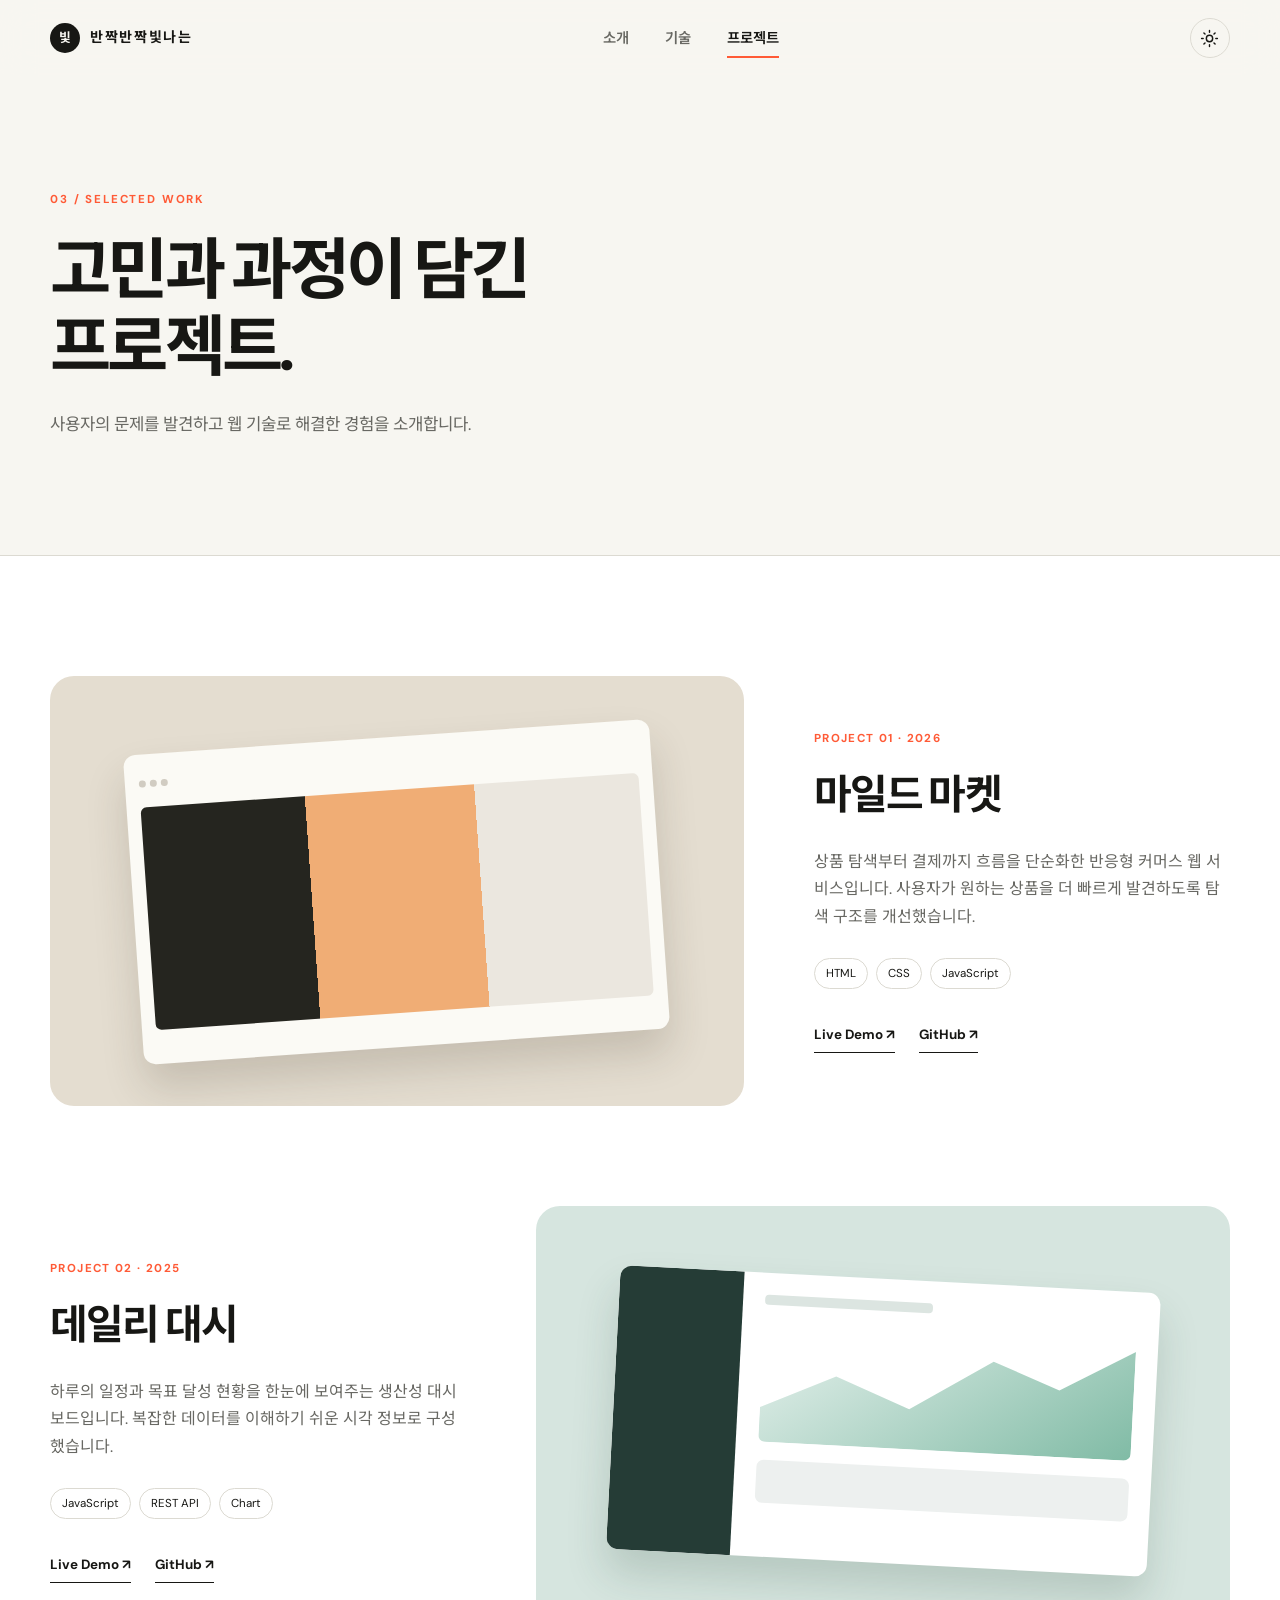
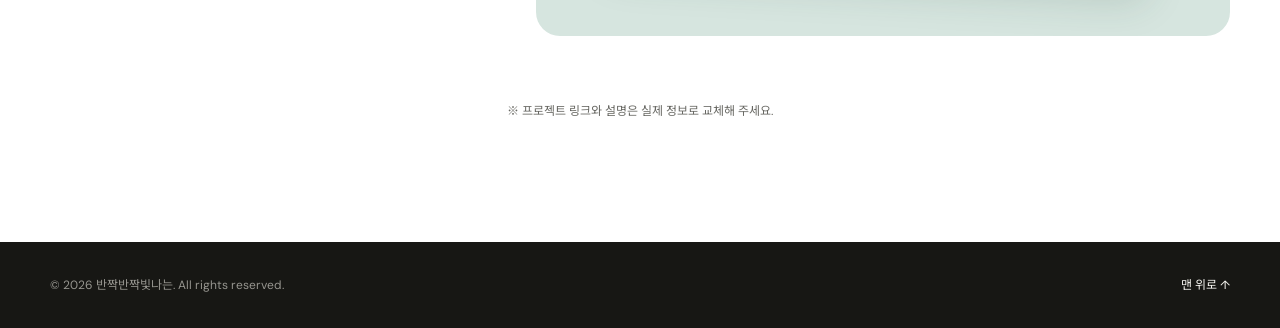
<file: frontend/projects.html>
<!doctype html>
<html lang="ko">
  <head>
    <meta charset="UTF-8" /><meta name="viewport" content="width=device-width, initial-scale=1.0" /><meta name="description" content="프론트엔드 개발자 반짝반짝빛나는의 주요 프로젝트를 소개합니다." /><title>프로젝트 | 반짝반짝빛나는</title>
    <link rel="preconnect" href="https://fonts.googleapis.com" /><link rel="preconnect" href="https://fonts.gstatic.com" crossorigin /><link href="https://fonts.googleapis.com/css2?family=DM+Sans:wght@400;500;600;700&amp;family=Noto+Sans+KR:wght@400;500;600;700&amp;display=swap" rel="stylesheet" /><link rel="stylesheet" href="css/style.css" /><script src="js/main.js" defer></script>
  </head>
  <body>
    <a class="skip-link" href="#main-content">본문으로 바로가기</a>
    <header class="site-header" id="top"><div class="container header-inner"><a class="brand" href="index.html" aria-label="반짝반짝빛나는 프로필 홈"><span class="brand-mark" aria-hidden="true">빛</span><span>반짝반짝빛나는</span></a><nav class="site-nav" id="site-nav" aria-label="주요 메뉴"><a href="about.html">소개</a><a href="skills.html">기술</a><a class="active" aria-current="page" href="projects.html">프로젝트</a></nav><div class="header-actions"><button class="icon-button theme-toggle" type="button" aria-label="다크 모드로 변경"><svg class="sun-icon" aria-hidden="true" viewBox="0 0 24 24"><circle cx="12" cy="12" r="4"></circle><path d="M12 2v2M12 20v2M4.93 4.93l1.42 1.42M17.66 17.66l1.41 1.41M2 12h2M20 12h2M4.93 19.07l1.42-1.42M17.66 6.34l1.41-1.41"></path></svg><svg class="moon-icon" aria-hidden="true" viewBox="0 0 24 24"><path d="M21 12.79A9 9 0 1 1 11.21 3 7 7 0 0 0 21 12.79Z"></path></svg></button><button class="icon-button menu-toggle" type="button" aria-label="메뉴 열기" aria-controls="site-nav" aria-expanded="false"><span></span><span></span><span></span></button></div></div></header>
    <main id="main-content">
      <section class="subpage-hero"><div class="container reveal"><p class="section-number">03 / SELECTED WORK</p><h1>고민과 과정이 담긴<br />프로젝트.</h1><p>사용자의 문제를 발견하고 웹 기술로 해결한 경험을 소개합니다.</p></div></section>
      <section class="section projects-section" id="projects"><div class="container"><div class="project-list"><article class="project-card reveal"><div class="project-art art-commerce" aria-hidden="true"><div class="mock-window"><span></span><span></span><span></span><div class="mock-product"></div></div></div><div class="project-info"><p class="project-number">PROJECT 01 · 2026</p><h2>마일드 마켓</h2><p>상품 탐색부터 결제까지 흐름을 단순화한 반응형 커머스 웹 서비스입니다. 사용자가 원하는 상품을 더 빠르게 발견하도록 탐색 구조를 개선했습니다.</p><ul class="tags"><li>HTML</li><li>CSS</li><li>JavaScript</li></ul><div class="project-links"><a href="#" aria-label="마일드 마켓 데모 보기">Live Demo ↗</a><a href="#" aria-label="마일드 마켓 소스 코드 보기">GitHub ↗</a></div></div></article><article class="project-card reverse reveal"><div class="project-art art-dashboard" aria-hidden="true"><div class="dashboard-window"><div class="dash-side"></div><div class="dash-main"><span></span><div class="dash-chart"></div><div class="dash-row"></div></div></div></div><div class="project-info"><p class="project-number">PROJECT 02 · 2025</p><h2>데일리 대시</h2><p>하루의 일정과 목표 달성 현황을 한눈에 보여주는 생산성 대시보드입니다. 복잡한 데이터를 이해하기 쉬운 시각 정보로 구성했습니다.</p><ul class="tags"><li>JavaScript</li><li>REST API</li><li>Chart</li></ul><div class="project-links"><a href="#" aria-label="데일리 대시 데모 보기">Live Demo ↗</a><a href="#" aria-label="데일리 대시 소스 코드 보기">GitHub ↗</a></div></div></article></div><p class="project-note">※ 프로젝트 링크와 설명은 실제 정보로 교체해 주세요.</p></div></section>
    </main>
    <footer class="site-footer"><div class="container footer-inner"><p>© <span id="current-year">2026</span> 반짝반짝빛나는. All rights reserved.</p><a href="#top">맨 위로 <span aria-hidden="true">↑</span></a></div></footer>
  </body>
</html>
</file>
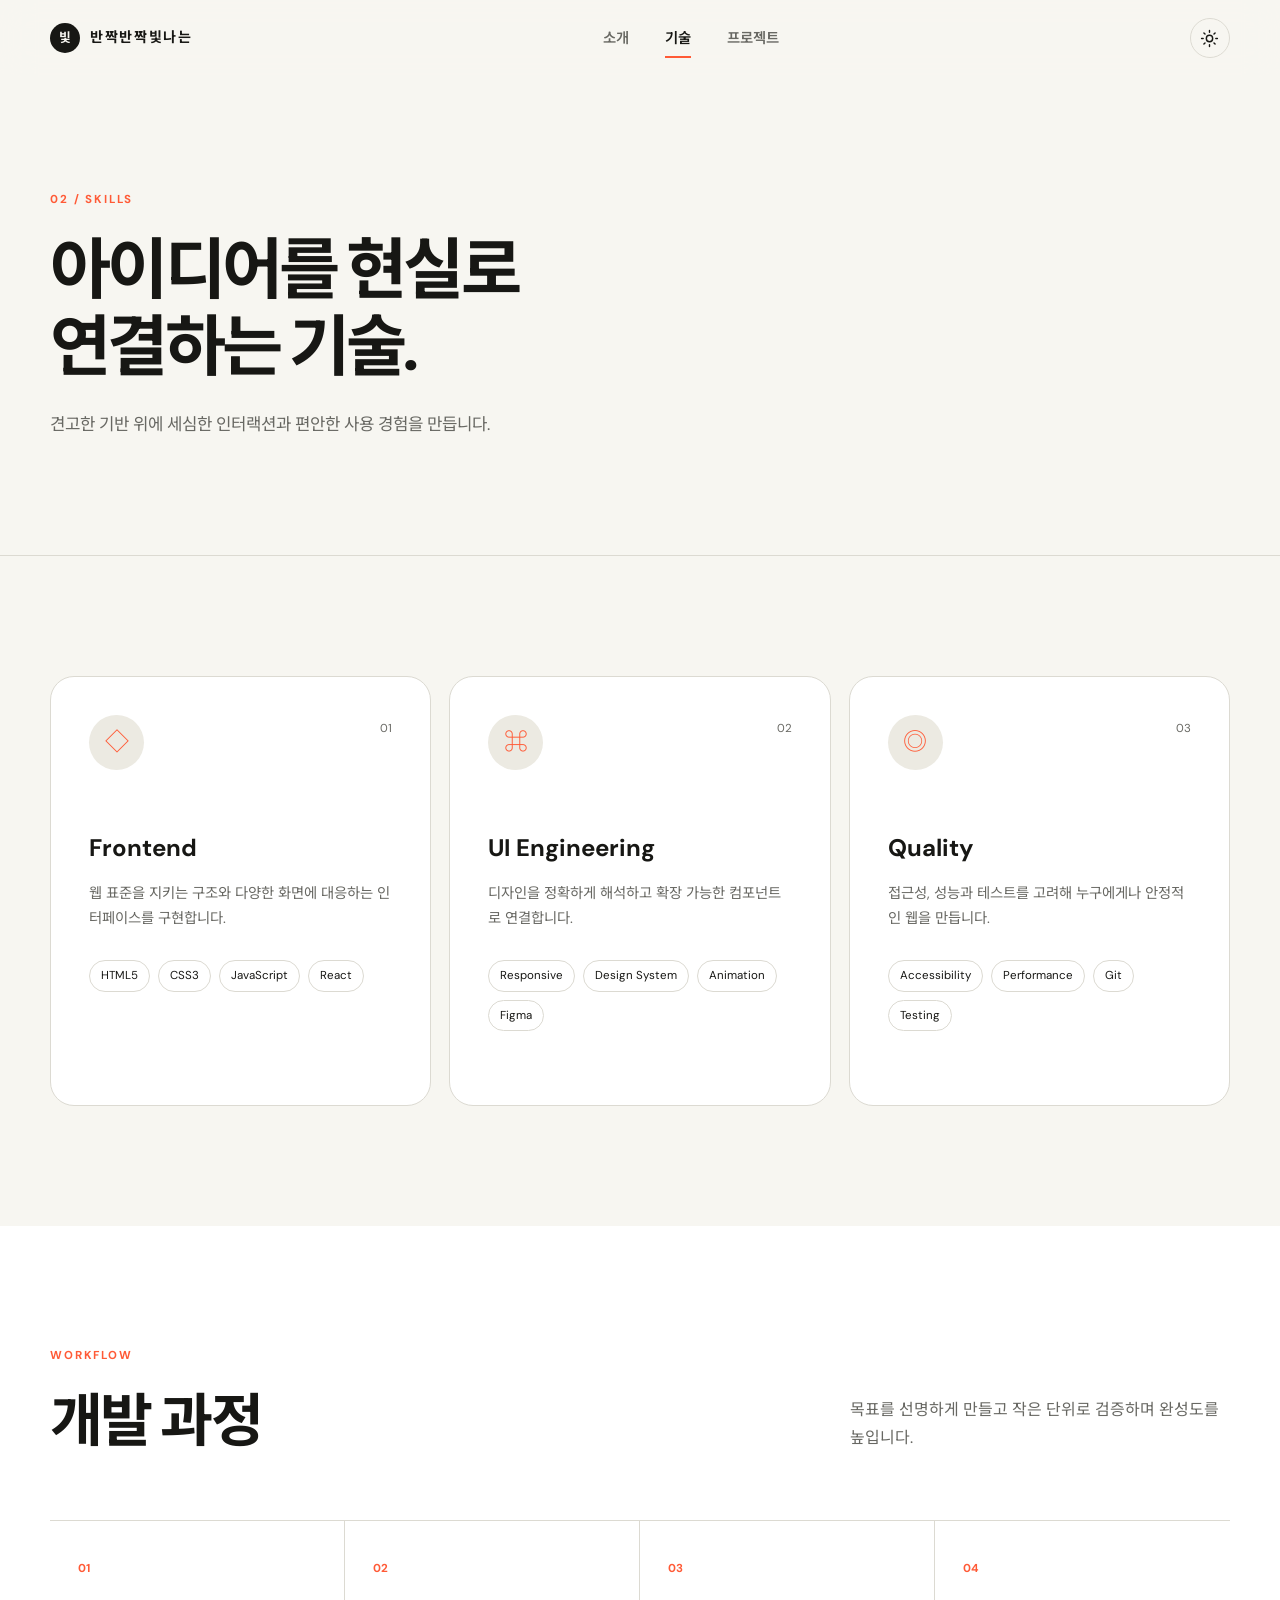
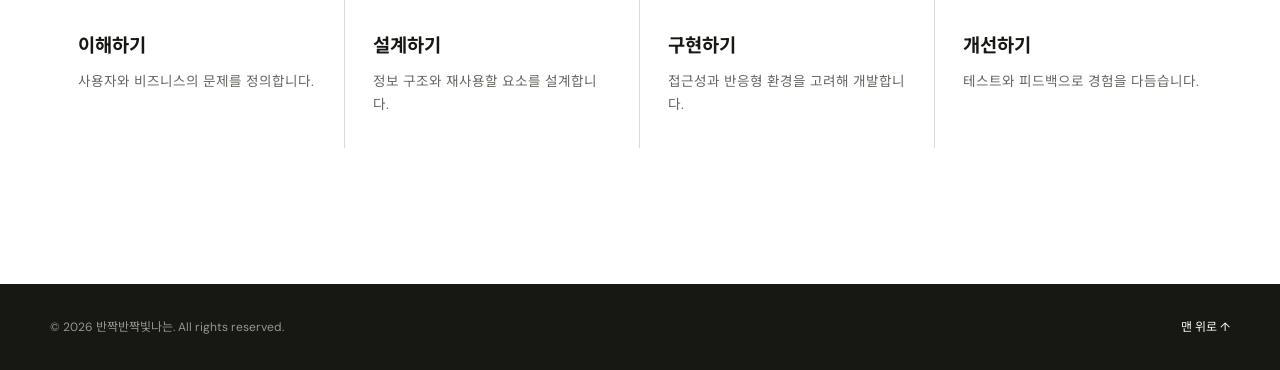
<file: frontend/skills.html>
<!doctype html>
<html lang="ko">
  <head>
    <meta charset="UTF-8" /><meta name="viewport" content="width=device-width, initial-scale=1.0" />
    <meta name="description" content="프론트엔드 개발자 반짝반짝빛나는의 기술과 역량을 소개합니다." /><title>기술 | 반짝반짝빛나는</title>
    <link rel="preconnect" href="https://fonts.googleapis.com" /><link rel="preconnect" href="https://fonts.gstatic.com" crossorigin /><link href="https://fonts.googleapis.com/css2?family=DM+Sans:wght@400;500;600;700&amp;family=Noto+Sans+KR:wght@400;500;600;700&amp;display=swap" rel="stylesheet" /><link rel="stylesheet" href="css/style.css" /><script src="js/main.js" defer></script>
  </head>
  <body>
    <a class="skip-link" href="#main-content">본문으로 바로가기</a>
    <header class="site-header" id="top"><div class="container header-inner"><a class="brand" href="index.html" aria-label="반짝반짝빛나는 프로필 홈"><span class="brand-mark" aria-hidden="true">빛</span><span>반짝반짝빛나는</span></a><nav class="site-nav" id="site-nav" aria-label="주요 메뉴"><a href="about.html">소개</a><a class="active" aria-current="page" href="skills.html">기술</a><a href="projects.html">프로젝트</a></nav><div class="header-actions"><button class="icon-button theme-toggle" type="button" aria-label="다크 모드로 변경"><svg class="sun-icon" aria-hidden="true" viewBox="0 0 24 24"><circle cx="12" cy="12" r="4"></circle><path d="M12 2v2M12 20v2M4.93 4.93l1.42 1.42M17.66 17.66l1.41 1.41M2 12h2M20 12h2M4.93 19.07l1.42-1.42M17.66 6.34l1.41-1.41"></path></svg><svg class="moon-icon" aria-hidden="true" viewBox="0 0 24 24"><path d="M21 12.79A9 9 0 1 1 11.21 3 7 7 0 0 0 21 12.79Z"></path></svg></button><button class="icon-button menu-toggle" type="button" aria-label="메뉴 열기" aria-controls="site-nav" aria-expanded="false"><span></span><span></span><span></span></button></div></div></header>
    <main id="main-content">
      <section class="subpage-hero"><div class="container reveal"><p class="section-number">02 / SKILLS</p><h1>아이디어를 현실로<br />연결하는 기술.</h1><p>견고한 기반 위에 세심한 인터랙션과 편안한 사용 경험을 만듭니다.</p></div></section>
      <section class="section" id="skills"><div class="container"><div class="skills-grid detailed-skills"><article class="skill-card reveal"><span class="skill-icon" aria-hidden="true">◇</span><p class="skill-index">01</p><h2>Frontend</h2><p>웹 표준을 지키는 구조와 다양한 화면에 대응하는 인터페이스를 구현합니다.</p><ul><li>HTML5</li><li>CSS3</li><li>JavaScript</li><li>React</li></ul></article><article class="skill-card reveal"><span class="skill-icon" aria-hidden="true">⌘</span><p class="skill-index">02</p><h2>UI Engineering</h2><p>디자인을 정확하게 해석하고 확장 가능한 컴포넌트로 연결합니다.</p><ul><li>Responsive</li><li>Design System</li><li>Animation</li><li>Figma</li></ul></article><article class="skill-card reveal"><span class="skill-icon" aria-hidden="true">◎</span><p class="skill-index">03</p><h2>Quality</h2><p>접근성, 성능과 테스트를 고려해 누구에게나 안정적인 웹을 만듭니다.</p><ul><li>Accessibility</li><li>Performance</li><li>Git</li><li>Testing</li></ul></article></div></div></section>
      <section class="section workflow-section"><div class="container"><div class="section-heading horizontal reveal"><div><p class="section-number">WORKFLOW</p><h2>개발 과정</h2></div><p>목표를 선명하게 만들고 작은 단위로 검증하며 완성도를 높입니다.</p></div><ol class="workflow-list"><li class="reveal"><span>01</span><div><h3>이해하기</h3><p>사용자와 비즈니스의 문제를 정의합니다.</p></div></li><li class="reveal"><span>02</span><div><h3>설계하기</h3><p>정보 구조와 재사용할 요소를 설계합니다.</p></div></li><li class="reveal"><span>03</span><div><h3>구현하기</h3><p>접근성과 반응형 환경을 고려해 개발합니다.</p></div></li><li class="reveal"><span>04</span><div><h3>개선하기</h3><p>테스트와 피드백으로 경험을 다듬습니다.</p></div></li></ol></div></section>
    </main>
    <footer class="site-footer"><div class="container footer-inner"><p>© <span id="current-year">2026</span> 반짝반짝빛나는. All rights reserved.</p><a href="#top">맨 위로 <span aria-hidden="true">↑</span></a></div></footer>
  </body>
</html>
</file>
<file: css/style.css>
:root{--bg:#f7f5f0;--surface:#fffdfa;--soft:#ece9e1;--text:#20231f;--muted:#70736c;--line:#dedbd3;--accent:#e85d3b;--green:#244c3c;--shadow:0 18px 50px #23241f14;--radius:22px;--container:1160px}[data-theme=dark]{--bg:#171916;--surface:#20231f;--soft:#2a2d28;--text:#f5f2ea;--muted:#abb0a7;--line:#393d37;--shadow:0 18px 50px #0005}*{box-sizing:border-box}html{scroll-behavior:smooth}body{margin:0;color:var(--text);background:var(--bg);font-family:Pretendard,"Noto Sans KR",system-ui,sans-serif;line-height:1.65}body.nav-open{overflow:hidden}a{color:inherit;text-decoration:none}img{display:block;max-width:100%}button,input,textarea,select{font:inherit;color:inherit}button{cursor:pointer}h1,h2,h3,p{margin-top:0}ul{margin:0;padding:0;list-style:none}.container{width:min(calc(100% - 40px),var(--container));margin:auto}.narrow{width:min(calc(100% - 40px),760px);margin:auto}.skip-link{position:fixed;top:-80px;left:16px;z-index:1000;padding:10px;background:var(--text);color:var(--bg)}.skip-link:focus{top:12px}:focus-visible{outline:3px solid var(--accent);outline-offset:3px}.site-header{position:sticky;top:0;z-index:100;border-bottom:1px solid transparent;background:color-mix(in srgb,var(--bg) 88%,transparent);backdrop-filter:blur(16px)}.site-header.scrolled{border-color:var(--line)}.header-inner{height:76px;display:flex;align-items:center;gap:30px}.brand{display:flex;align-items:center;gap:10px;font-family:Georgia,serif;font-size:1.25rem;font-weight:700}.brand-mark{display:grid;place-items:center;width:34px;height:34px;border-radius:50% 50% 50% 8px;color:#fff;background:var(--accent);font:700 .8rem sans-serif}.site-nav{display:flex;gap:25px;margin-left:auto}.site-nav a{color:var(--muted);font-size:.92rem;font-weight:700}.site-nav a:hover,.site-nav a.active{color:var(--text)}.header-actions{display:flex;align-items:center;gap:8px}.icon-button{display:grid;place-items:center;width:40px;height:40px;padding:0;border:1px solid var(--line);border-radius:50%;background:transparent}.icon-button:hover{background:var(--soft)}.theme-toggle svg{width:18px;fill:none;stroke:currentColor;stroke-width:1.8}.moon-icon,[data-theme=dark] .sun-icon{display:none}[data-theme=dark] .moon-icon{display:block}.menu-toggle{display:none;gap:4px}.menu-toggle span{width:17px;height:1.5px;background:currentColor}.header-login{padding:8px;color:var(--muted);font-size:.9rem;font-weight:700}.header-cta{padding:10px 17px;border-radius:100px;color:#fff;background:var(--text);font-size:.88rem;font-weight:700}.button{display:inline-flex;min-height:48px;align-items:center;justify-content:center;gap:9px;padding:0 22px;border:1px solid var(--text);border-radius:100px;background:transparent;font-weight:750;transition:.2s}.button:hover{transform:translateY(-2px)}.button-primary{color:var(--bg);background:var(--text)}.button-accent{border-color:var(--accent);color:#fff;background:var(--accent)}.button-small{min-height:40px;padding-inline:17px;font-size:.88rem}.button-block{width:100%}.eyebrow{margin-bottom:18px;color:var(--accent);font-size:.78rem;font-weight:800;letter-spacing:.13em;text-transform:uppercase}.muted{color:var(--muted)}.home-hero{padding:76px 0 62px}.hero-layout{display:grid;grid-template-columns:1.15fr .85fr;align-items:center;gap:80px}.hero-copy h1{margin-bottom:24px;font-family:Georgia,"Noto Serif KR",serif;font-size:clamp(3rem,6vw,5.7rem);font-weight:500;line-height:1.07;letter-spacing:-.055em}.hero-copy h1 em{color:var(--accent);font-style:italic}.hero-copy>p:not(.eyebrow){max-width:590px;color:var(--muted);font-size:1.08rem}.hero-actions{display:flex;flex-wrap:wrap;gap:11px;margin-top:32px}.hero-feature{position:relative;padding:18px;border:1px solid var(--line);border-radius:180px 180px var(--radius) var(--radius);background:var(--surface);box-shadow:var(--shadow);transform:rotate(2deg)}.hero-feature img{width:100%;aspect-ratio:.9;object-fit:cover;border-radius:160px 160px 15px 15px;filter:saturate(.83)}.feature-note{position:absolute;right:-22px;bottom:38px;width:180px;padding:15px 18px;border-radius:14px;color:#fff;background:var(--green);box-shadow:var(--shadow);font-size:.83rem;transform:rotate(-4deg)}.feature-note strong{display:block;font-size:1.05rem}.ticker{overflow:hidden;border-block:1px solid var(--line);background:var(--surface)}.ticker-track{display:flex;width:max-content;animation:ticker 24s linear infinite}.ticker span{padding:14px 28px;color:var(--muted);font-size:.8rem;font-weight:800;letter-spacing:.12em;white-space:nowrap}.ticker span:before{content:"✦";margin-right:28px;color:var(--accent)}@keyframes ticker{to{transform:translateX(-50%)}}.section{padding:92px 0}.section-head{display:flex;align-items:end;justify-content:space-between;gap:30px;margin-bottom:36px}.section-head h2{margin:0;font:500 clamp(2rem,4vw,3.4rem) Georgia,serif;letter-spacing:-.04em}.text-link{color:var(--accent);font-weight:750}.featured-grid{display:grid;grid-template-columns:repeat(12,1fr);gap:22px}.post-card{grid-column:span 4;overflow:hidden;border:1px solid var(--line);border-radius:var(--radius);background:var(--surface);transition:.25s}.post-card:hover{transform:translateY(-6px);box-shadow:var(--shadow)}.post-card.featured{grid-column:span 7}.post-card.tall{grid-column:span 5}.post-thumb{min-height:225px;position:relative;display:flex;align-items:end;padding:22px;overflow:hidden;background:var(--soft)}.featured .post-thumb,.tall .post-thumb{min-height:330px}.post-thumb:before,.post-thumb:after{content:"";position:absolute;border-radius:50%}.thumb-coral{background:#f2b39f}.thumb-coral:before{width:260px;height:260px;top:-90px;right:-40px;background:#e96343}.thumb-coral:after{width:140px;height:140px;left:30px;bottom:-60px;border:28px solid #f9e8bf}.thumb-green{background:#234d3c}.thumb-green:before{width:180px;height:250px;left:15%;top:16%;border-radius:90px 90px 15px 15px;background:#d8e49b;transform:rotate(-12deg)}.thumb-green:after{width:100px;height:100px;right:8%;top:10%;background:#ee7558}.thumb-cream{background:#eadfc5}.thumb-cream:before{width:220px;height:220px;right:-50px;top:-50px;background:#f07b56}.thumb-cream:after{width:150px;height:190px;left:20%;top:18%;border:24px solid #315c48;border-radius:80px}.thumb-blue{background:#cbd8dc}.thumb-blue:before{width:210px;height:210px;left:-35px;bottom:-55px;background:#315c48}.thumb-blue:after{width:120px;height:210px;right:18%;top:10%;background:#fff2d4;border-radius:70px 70px 10px 10px}.thumb-label{position:relative;z-index:2;padding:7px 12px;border-radius:100px;background:#ffffffe6;color:#24251f;font-size:.76rem;font-weight:800}.post-card-body{padding:24px}.post-card h3{margin-bottom:10px;font:700 1.42rem/1.35 Georgia,"Noto Serif KR",serif}.post-card p{margin-bottom:19px;color:var(--muted);font-size:.92rem}.post-meta{display:flex;gap:9px;color:var(--muted);font-size:.78rem}.post-meta span+span:before{content:"·";margin-right:9px}.newsletter{color:#fff;background:var(--green)}.newsletter-inner{display:grid;grid-template-columns:1fr auto;align-items:center;gap:40px;padding:60px 0}.newsletter h2{margin-bottom:9px;font:500 clamp(2rem,4vw,3.2rem) Georgia,serif}.newsletter p{margin:0;color:#ffffffad}.newsletter-form{display:flex;gap:9px;padding:7px;border-radius:100px;background:#fff}.newsletter-form input{min-width:260px;padding:0 14px;border:0;outline:0;color:#222;background:transparent}.page-hero{padding:70px 0 45px}.page-hero h1{max-width:780px;margin-bottom:16px;font:500 clamp(2.8rem,6vw,5rem)/1.1 Georgia,"Noto Serif KR",serif;letter-spacing:-.05em}.page-hero p{max-width:650px;color:var(--muted);font-size:1.05rem}.filters{display:flex;flex-wrap:wrap;gap:8px;margin-bottom:34px}.filter-button{padding:9px 16px;border:1px solid var(--line);border-radius:100px;background:transparent;font-size:.85rem;font-weight:700}.filter-button.active,.filter-button:hover{border-color:var(--text);color:var(--bg);background:var(--text)}.posts-layout{display:grid;grid-template-columns:minmax(0,1fr) 270px;gap:52px}.posts-grid{display:grid;grid-template-columns:1fr 1fr;gap:22px}.posts-grid .post-card{grid-column:auto}.sidebar-section{margin-bottom:34px;padding-bottom:30px;border-bottom:1px solid var(--line)}.sidebar-section h3{font-size:.85rem;letter-spacing:.09em}.search-box{display:flex;border:1px solid var(--line);border-radius:100px;background:var(--surface)}.search-box input{width:100%;padding:11px 14px;border:0;outline:0;background:transparent}.search-box button{padding:9px 14px;border:0;background:transparent}.tag-list{display:flex;flex-wrap:wrap;gap:7px}.tag-list a{padding:6px 10px;border-radius:7px;background:var(--soft);color:var(--muted);font-size:.8rem}.pagination{display:flex;justify-content:center;gap:8px;margin-top:45px}.pagination a{display:grid;place-items:center;width:40px;height:40px;border:1px solid var(--line);border-radius:50%}.pagination .active{color:var(--bg);background:var(--text)}.article-header{padding:70px 0 42px;text-align:center}.article-header .tag{color:var(--accent);font-size:.8rem;font-weight:800;letter-spacing:.1em}.article-header h1{max-width:900px;margin:17px auto 22px;font:500 clamp(2.7rem,6vw,5.3rem)/1.12 Georgia,"Noto Serif KR",serif;letter-spacing:-.05em}.article-meta{display:flex;justify-content:center;align-items:center;gap:11px;color:var(--muted);font-size:.85rem}.avatar{width:34px;height:34px;border-radius:50%;object-fit:cover}.article-cover{min-height:480px;border-radius:30px}.article-body{padding:65px 0 90px;font:1.08rem/1.9 Georgia,"Noto Serif KR",serif}.article-body h2{margin:52px 0 16px;font:700 1.75rem/1.45 "Noto Sans KR",sans-serif}.article-body p{margin-bottom:25px}.article-body .lead{font-size:1.32rem}.article-body blockquote{margin:40px 0;padding:8px 0 8px 25px;border-left:4px solid var(--accent);font-size:1.35rem;font-style:italic}.article-actions{display:flex;justify-content:space-between;margin-top:55px;padding-top:28px;border-top:1px solid var(--line);font-family:"Noto Sans KR",sans-serif}.profile-grid{display:grid;grid-template-columns:320px 1fr;gap:70px;align-items:start}.profile-panel{position:sticky;top:105px;padding:24px;border:1px solid var(--line);border-radius:var(--radius);background:var(--surface)}.profile-photo{width:100%;aspect-ratio:1;object-fit:cover;border-radius:17px}.profile-panel h2{margin:20px 0 4px;font:700 1.7rem Georgia,serif}.profile-panel p{color:var(--muted);font-size:.9rem}.socials{display:flex;gap:8px}.socials a{padding:7px 11px;border:1px solid var(--line);border-radius:100px;font-size:.76rem;font-weight:700}.profile-content h1{margin-bottom:26px;font:500 clamp(2.6rem,5vw,4.7rem)/1.16 Georgia,"Noto Serif KR",serif;letter-spacing:-.045em}.profile-content>p{color:var(--muted);font-size:1.05rem}.profile-stats{display:grid;grid-template-columns:repeat(3,1fr);margin:40px 0;border-block:1px solid var(--line)}.profile-stats div{padding:22px 12px}.profile-stats strong{display:block;font:700 2rem Georgia,serif}.profile-stats span{color:var(--muted);font-size:.78rem}.interest-list{display:grid;grid-template-columns:1fr 1fr;gap:12px}.interest-list li{padding:18px;border-radius:13px;background:var(--soft)}.interest-list strong{display:block}.interest-list span{color:var(--muted);font-size:.85rem}.auth-main{min-height:calc(100vh - 77px);display:grid;grid-template-columns:1fr 1fr}.auth-art{position:relative;display:grid;place-items:center;overflow:hidden;padding:60px;background:var(--green);color:#fff}.auth-art:before{content:"";position:absolute;width:430px;height:430px;border:85px solid #e69b7b;border-radius:50%;transform:translate(-35%,-35%)}.auth-art:after{content:"";position:absolute;width:240px;height:420px;border-radius:130px 130px 20px 20px;background:#dce9ad;transform:translate(65%,45%) rotate(20deg)}.auth-quote{position:relative;z-index:2;max-width:520px;font:clamp(2rem,4vw,3.7rem)/1.25 Georgia,"Noto Serif KR",serif}.auth-quote small{display:block;margin-top:22px;font:700 .8rem "Noto Sans KR";letter-spacing:.1em}.auth-side{display:grid;place-items:center;padding:60px 30px}.auth-card{width:min(100%,430px)}.auth-card h1{margin-bottom:10px;font:500 2.8rem Georgia,"Noto Serif KR",serif}.auth-card>p{margin-bottom:32px;color:var(--muted)}.form-field{margin-bottom:18px}.form-field label{display:block;margin-bottom:7px;font-size:.82rem;font-weight:750}.form-field input,.form-field textarea,.form-field select{width:100%;padding:13px 15px;border:1px solid var(--line);border-radius:11px;outline:0;background:var(--surface)}.form-field input:focus,.form-field textarea:focus,.form-field select:focus{border-color:var(--accent);box-shadow:0 0 0 3px #e85d3b22}.field-row{display:grid;grid-template-columns:1fr 1fr;gap:14px}.field-hint,.error-message{display:block;margin-top:5px;color:var(--muted);font-size:.74rem}.invalid input,.invalid textarea{border-color:#c83f32}.invalid .error-message{color:#c83f32}.form-options{display:flex;justify-content:space-between;margin:-3px 0 20px;font-size:.8rem}.check-label{display:flex;gap:7px}.auth-switch{margin-top:23px;text-align:center;color:var(--muted);font-size:.85rem}.auth-switch a{color:var(--accent);font-weight:750}.form-status{min-height:24px;margin:14px 0 0;text-align:center;color:var(--green);font-size:.84rem;font-weight:700}.write-layout{display:grid;grid-template-columns:1fr 280px;gap:35px;align-items:start}.editor-card,.publish-card{padding:28px;border:1px solid var(--line);border-radius:var(--radius);background:var(--surface)}.title-input{width:100%;padding:0 0 18px;border:0;border-bottom:1px solid var(--line);outline:0;background:transparent;font:2.2rem Georgia,"Noto Serif KR",serif}.editor-toolbar{display:flex;gap:4px;margin:16px 0;padding-bottom:13px;border-bottom:1px solid var(--line)}.editor-toolbar button{min-width:35px;height:35px;border:0;border-radius:7px;background:transparent;font-weight:700}.editor-toolbar button:hover{background:var(--soft)}.editor-body{width:100%;min-height:450px;padding:0;border:0;resize:vertical;outline:0;background:transparent;line-height:1.8}.publish-card{position:sticky;top:100px}.publish-card h2{font-size:1rem}.publish-actions{display:grid;gap:9px;margin-top:22px}.site-footer{border-top:1px solid var(--line)}.footer-inner{min-height:105px;display:flex;align-items:center;justify-content:space-between;gap:20px;color:var(--muted);font-size:.82rem}.footer-links{display:flex;gap:20px}.hidden{display:none!important}.reveal{opacity:0;transform:translateY(16px);transition:.6s}.reveal.visible{opacity:1;transform:none}@media(max-width:900px){.site-nav{position:fixed;inset:76px 0 auto;display:none;flex-direction:column;gap:0;padding:20px;background:var(--surface);border-bottom:1px solid var(--line)}.site-nav.open{display:flex}.site-nav a{padding:14px}.menu-toggle{display:grid}.header-login,.header-cta{display:none}.hero-layout,.profile-grid{grid-template-columns:1fr}.hero-copy{text-align:center}.hero-copy>p{margin-inline:auto}.hero-actions{justify-content:center}.hero-feature{width:min(450px,85%);margin:auto}.featured-grid .post-card{grid-column:span 6}.newsletter-inner,.posts-layout,.write-layout{grid-template-columns:1fr}.newsletter-form{width:100%}.profile-panel{position:static}.auth-main{grid-template-columns:1fr}.auth-art{display:none}}@media(max-width:620px){.container,.narrow{width:min(calc(100% - 28px),var(--container))}.header-inner{height:68px;gap:12px}.site-nav{top:68px}.section{padding:68px 0}.home-hero{padding:55px 0}.hero-layout{gap:45px}.hero-copy h1{font-size:2.8rem}.featured-grid,.posts-grid{display:grid;grid-template-columns:1fr}.featured-grid .post-card,.post-card.featured,.post-card.tall{grid-column:auto}.featured .post-thumb,.tall .post-thumb{min-height:240px}.section-head{align-items:start;flex-direction:column}.newsletter-form{border-radius:15px;flex-direction:column;padding:10px}.newsletter-form input{min-width:0;min-height:44px}.article-cover{min-height:300px}.profile-stats,.interest-list,.field-row{grid-template-columns:1fr}.auth-side{padding:45px 20px}.editor-card,.publish-card{padding:20px}.footer-inner{padding:28px 0;flex-direction:column;align-items:flex-start}}@media(prefers-reduced-motion:reduce){*,*:before,*:after{animation:none!important;transition:none!important}.reveal{opacity:1;transform:none}}
</file>
<file: css/auth-nav.css>
.auth-actions {
  display: flex;
  align-items: center;
  gap: 8px;
}

.mobile-auth-actions {
  display: none;
}

.auth-logout {
  border: 0;
  background: transparent;
}

.auth-logout:disabled {
  cursor: wait;
  opacity: 0.65;
}

.header-write {
  padding: 10px 17px;
  border-radius: 100px;
  color: #fff;
  background: var(--accent);
  font-size: 0.88rem;
  font-weight: 700;
}

.header-write:hover,
.header-write.active {
  filter: brightness(0.92);
}

@media (max-width: 900px) {
  .auth-actions {
    display: none;
  }

  .mobile-auth-actions {
    display: flex;
    align-items: center;
    gap: 8px;
    margin-top: 10px;
    padding-top: 16px;
    border-top: 1px solid var(--line);
  }

  .mobile-auth-actions .header-login,
  .mobile-auth-actions .header-cta,
  .mobile-auth-actions .header-write {
    display: inline-flex;
    min-height: 42px;
    align-items: center;
    justify-content: center;
    padding: 8px 16px;
  }

  .mobile-auth-actions .header-login {
    border: 1px solid var(--line);
    border-radius: 100px;
  }

  .mobile-auth-actions .header-cta {
    color: #fff;
  }

  .mobile-auth-actions .header-write {
    color: #fff;
  }
}
</file>
<file: css/posts-crud.css>
.my-posts {
  margin-top: 54px;
  padding-top: 34px;
  border-top: 1px solid var(--line);
}

.dynamic-post-state {
  grid-column: 1 / -1;
  margin: 0;
  padding: 42px 24px;
  border: 1px dashed var(--line);
  border-radius: var(--radius);
  color: var(--muted);
  background: var(--surface);
  text-align: center;
}

.hero-layout-single {
  grid-template-columns: minmax(0, 760px);
  justify-content: center;
}

.hero-layout-single .hero-copy {
  text-align: center;
}

.hero-layout-single .hero-copy > p {
  margin-inline: auto;
}

.hero-layout-single .hero-actions {
  justify-content: center;
}

.my-posts-heading,
.manage-post-item,
.manage-post-actions {
  display: flex;
  align-items: center;
}

.my-posts-heading {
  justify-content: space-between;
  gap: 20px;
  margin-bottom: 18px;
}

.my-posts-heading h2 {
  margin: 0;
}

.manage-post-list {
  display: grid;
  gap: 10px;
}

.manage-post-item {
  justify-content: space-between;
  gap: 20px;
  padding: 18px;
  border: 1px solid var(--line);
  border-radius: 14px;
  background: var(--surface);
}

.manage-post-content {
  min-width: 0;
}

.manage-post-title {
  display: block;
  overflow: hidden;
  font-weight: 800;
  text-overflow: ellipsis;
  white-space: nowrap;
}

.manage-post-content p,
.empty-posts {
  margin: 4px 0 0;
  color: var(--muted);
  font-size: 0.82rem;
}

.manage-post-actions {
  flex-shrink: 0;
  gap: 7px;
}

.manage-delete {
  border-color: #c83f32;
  color: #c83f32;
}

.draft-save-status {
  display: block;
  min-height: 20px;
  color: var(--muted);
  font-size: 0.75rem;
  text-align: center;
}

@media (max-width: 620px) {
  .manage-post-item {
    align-items: stretch;
    flex-direction: column;
  }

  .manage-post-actions .button {
    flex: 1;
  }
}
</file>
<file: frontend/css/style.css>
:root {
  --primary: #ff5a36;
  --primary-dark: #dd3d1e;
  --ink: #171714;
  --muted: #686863;
  --paper: #f7f6f1;
  --surface: #fff;
  --line: #dcdad2;
  --soft: #eceae2;
  --header-bg: rgba(247, 246, 241, 0.88);
  --shadow: 0 22px 60px rgba(26, 25, 20, 0.1);
  --radius: 24px;
  --container: 1180px;
}

[data-theme="dark"] {
  --ink: #f3f1ea;
  --muted: #aaa8a0;
  --paper: #161613;
  --surface: #22221e;
  --line: #3a3933;
  --soft: #2a2924;
  --header-bg: rgba(22, 22, 19, 0.88);
  --shadow: 0 22px 60px rgba(0, 0, 0, 0.3);
}

* { box-sizing: border-box; }
html { scroll-behavior: smooth; scroll-padding-top: 88px; }
body { margin: 0; background: var(--paper); color: var(--ink); font-family: "DM Sans", "Noto Sans KR", sans-serif; line-height: 1.7; transition: background .25s, color .25s; }
body.nav-open { overflow: hidden; }
a { color: inherit; text-decoration: none; }
button, input, textarea { font: inherit; }
button { color: inherit; }
ul { list-style: none; margin: 0; padding: 0; }
.container { width: min(calc(100% - 40px), var(--container)); margin-inline: auto; }
.section { padding: 120px 0; }
.skip-link { position: fixed; top: -100px; left: 16px; z-index: 1000; background: var(--ink); color: var(--paper); padding: 10px 16px; }
.skip-link:focus { top: 12px; }
:focus-visible { outline: 3px solid var(--primary); outline-offset: 4px; }

.site-header { position: fixed; inset: 0 0 auto; z-index: 100; border-bottom: 1px solid transparent; background: var(--header-bg); backdrop-filter: blur(16px); }
.site-header.scrolled { border-color: var(--line); }
.header-inner { height: 76px; display: flex; align-items: center; justify-content: space-between; }
.brand { display: flex; align-items: center; gap: 10px; font-size: .88rem; font-weight: 700; letter-spacing: .12em; }
.brand-mark { display: grid; place-items: center; width: 30px; height: 30px; border-radius: 50%; background: var(--ink); color: var(--paper); font-size: .8rem; letter-spacing: 0; }
.site-nav { display: flex; align-items: center; gap: 36px; }
.site-nav a { position: relative; color: var(--muted); font-size: .9rem; font-weight: 600; }
.site-nav a::after { content: ""; position: absolute; left: 0; bottom: -8px; width: 0; height: 2px; background: var(--primary); transition: width .2s; }
.site-nav a:hover, .site-nav a.active { color: var(--ink); }
.site-nav a.active::after { width: 100%; }
.header-actions { display: flex; align-items: center; gap: 8px; }
.icon-button { display: grid; place-items: center; width: 40px; height: 40px; padding: 0; border: 1px solid var(--line); border-radius: 50%; background: transparent; cursor: pointer; }
.icon-button svg { width: 19px; fill: none; stroke: currentColor; stroke-width: 1.8; stroke-linecap: round; stroke-linejoin: round; }
.moon-icon, [data-theme="dark"] .sun-icon { display: none; }
[data-theme="dark"] .moon-icon { display: block; }
.menu-toggle { display: none; gap: 4px; }
.menu-toggle span { display: block; width: 17px; height: 1.5px; background: currentColor; transition: .2s; }

.hero { min-height: 100vh; padding-top: 170px; padding-bottom: 60px; display: flex; flex-direction: column; justify-content: center; overflow: hidden; }
.hero-grid { display: grid; grid-template-columns: 1.25fr .75fr; align-items: center; gap: 80px; }
.eyebrow { display: flex; align-items: center; gap: 10px; margin: 0 0 24px; color: var(--muted); font-size: .85rem; font-weight: 600; }
.eyebrow span { width: 8px; height: 8px; border-radius: 50%; background: #3ecf8e; box-shadow: 0 0 0 5px rgba(62,207,142,.15); }
h1, h2, h3, p { margin-top: 0; }
h1 { margin-bottom: 28px; font-size: clamp(2.6rem, 5.2vw, 5.2rem); line-height: 1.16; letter-spacing: -.055em; }
h1 em { color: var(--primary); font-style: normal; }
.hero-description { max-width: 600px; margin-bottom: 36px; color: var(--muted); font-size: 1.08rem; }
.button-group { display: flex; gap: 12px; flex-wrap: wrap; }
.button { min-height: 52px; display: inline-flex; align-items: center; justify-content: center; gap: 18px; padding: 0 24px; border: 1px solid var(--ink); border-radius: 100px; font-size: .92rem; font-weight: 700; cursor: pointer; transition: transform .2s, background .2s, color .2s; }
.button:hover { transform: translateY(-3px); }
.button-primary { border-color: var(--ink); background: var(--ink); color: var(--paper); }
.button-secondary { background: transparent; }

.profile-visual { position: relative; display: grid; place-items: center; min-height: 440px; isolation: isolate; }
.profile-visual::before { content: ""; position: absolute; z-index: -1; width: 330px; height: 330px; border-radius: 50%; background: radial-gradient(circle, rgba(255, 216, 92, .48) 0, rgba(255, 90, 54, .18) 42%, transparent 70%); filter: blur(16px); animation: aura-pulse 3.2s ease-in-out infinite; }
.profile-card { position: relative; z-index: 2; width: min(310px, 80vw); aspect-ratio: .82; overflow: hidden; border: 3px solid rgba(255, 244, 183, .88); border-radius: 160px 160px 28px 28px; background: linear-gradient(145deg, #ff7658, var(--primary-dark)); box-shadow: 0 0 18px rgba(255, 226, 118, .7), 0 0 48px rgba(255, 90, 54, .34), var(--shadow); animation: portrait-glow 3.2s ease-in-out infinite; }
.profile-card::after { content: ""; position: absolute; inset: 0; background: linear-gradient(180deg, transparent 58%, rgba(17, 14, 11, .62)); pointer-events: none; }
.profile-card img { width: 100%; height: 100%; display: block; object-fit: cover; object-position: center; }
.profile-label { position: absolute; z-index: 1; left: 28px; bottom: 25px; color: #fff; font-size: .72rem; font-weight: 700; line-height: 1.25; letter-spacing: .18em; }
.profile-orbit { position: absolute; border: 1px solid var(--line); border-radius: 50%; }
.orbit-one { width: 430px; height: 430px; }
.orbit-two { width: 520px; height: 230px; transform: rotate(-28deg); }
.floating-badge { position: absolute; z-index: 3; display: grid; place-items: center; width: 58px; height: 58px; border-radius: 18px; background: var(--surface); box-shadow: var(--shadow); color: var(--primary); font-weight: 700; }
.badge-code { top: 18%; left: 1%; transform: rotate(-8deg); }
.badge-star { right: 0; bottom: 20%; transform: rotate(8deg); font-size: 1.5rem; animation: star-twinkle 1.8s ease-in-out infinite; }
.diamond-sparkle { position: absolute; z-index: 4; width: 18px; height: 18px; background: #fff7ba; transform: rotate(45deg); box-shadow: 0 0 8px #fff, 0 0 18px #ffd75d, 0 0 30px rgba(255, 90, 54, .7); animation: diamond-twinkle 2s ease-in-out infinite; }
.diamond-sparkle::before, .diamond-sparkle::after { content: ""; position: absolute; inset: 50% auto auto 50%; background: rgba(255,255,255,.9); transform: translate(-50%, -50%) rotate(-45deg); }
.diamond-sparkle::before { width: 2px; height: 42px; }
.diamond-sparkle::after { width: 42px; height: 2px; }
.sparkle-one { top: 10%; right: 13%; }
.sparkle-two { top: 35%; left: 4%; width: 11px; height: 11px; animation-delay: -.65s; }
.sparkle-three { right: 7%; bottom: 9%; width: 13px; height: 13px; animation-delay: -1.2s; }
.sparkle-four { left: 19%; bottom: 5%; width: 8px; height: 8px; animation-delay: -.35s; }
@keyframes aura-pulse { 50% { opacity: .65; transform: scale(1.12); } }
@keyframes portrait-glow { 50% { box-shadow: 0 0 28px rgba(255, 244, 183, .95), 0 0 70px rgba(255, 90, 54, .5), var(--shadow); } }
@keyframes diamond-twinkle { 0%, 100% { opacity: .35; transform: rotate(45deg) scale(.55); } 50% { opacity: 1; transform: rotate(45deg) scale(1); } }
@keyframes star-twinkle { 0%, 100% { transform: rotate(8deg) scale(.9); box-shadow: var(--shadow); } 50% { transform: rotate(8deg) scale(1.08); box-shadow: 0 0 24px rgba(255, 215, 93, .8), var(--shadow); } }
.hero-meta { display: flex; gap: 72px; margin-top: 80px; padding-top: 25px; border-top: 1px solid var(--line); }
.hero-meta p { margin-bottom: 0; font-size: .88rem; font-weight: 600; }
.hero-meta span { display: block; margin-bottom: 2px; color: var(--muted); font-size: .7rem; font-weight: 600; letter-spacing: .1em; text-transform: uppercase; }

.about-section { background: var(--ink); color: var(--paper); }
.split-layout { display: grid; grid-template-columns: .8fr 1.2fr; gap: 100px; }
.section-number { margin-bottom: 22px; color: var(--primary); font-size: .72rem; font-weight: 700; letter-spacing: .16em; }
.section-heading h2 { margin-bottom: 0; font-size: clamp(2.2rem, 4.5vw, 4.2rem); line-height: 1.18; letter-spacing: -.045em; }
.about-content { padding-top: 44px; }
.about-content > p { color: #aaa9a3; }
.about-content .lead { color: var(--paper); font-size: clamp(1.25rem, 2.2vw, 1.75rem); line-height: 1.55; }
.values-grid { display: grid; grid-template-columns: repeat(3, 1fr); gap: 22px; margin-top: 55px; padding-top: 35px; border-top: 1px solid #3a3935; }
.values-grid span { color: var(--primary); font-size: .72rem; }
.values-grid h3 { margin: 16px 0 8px; font-size: 1rem; }
.values-grid p { margin-bottom: 0; color: #8d8c87; font-size: .84rem; }

.section-heading.horizontal { display: flex; justify-content: space-between; align-items: end; gap: 40px; margin-bottom: 64px; }
.section-heading.horizontal > p { max-width: 380px; margin-bottom: 5px; color: var(--muted); }
.skills-grid { display: grid; grid-template-columns: repeat(3, 1fr); gap: 18px; }
.skill-card { position: relative; min-height: 390px; padding: 38px; border: 1px solid var(--line); border-radius: var(--radius); background: var(--surface); transition: transform .25s, box-shadow .25s; }
.skill-card:hover { transform: translateY(-8px); box-shadow: var(--shadow); }
.skill-icon { display: grid; place-items: center; width: 55px; height: 55px; margin-bottom: 58px; border-radius: 50%; background: var(--soft); color: var(--primary); font-size: 1.5rem; }
.skill-index { position: absolute; top: 42px; right: 38px; color: var(--muted); font-size: .72rem; }
.skill-card h3 { margin-bottom: 10px; font-size: 1.5rem; }
.skill-card > p:not(.skill-index) { color: var(--muted); font-size: .9rem; }
.skill-card ul { display: flex; flex-wrap: wrap; gap: 8px; margin-top: 30px; }
.skill-card li, .tags li { padding: 5px 11px; border: 1px solid var(--line); border-radius: 100px; font-size: .72rem; }

.projects-section { background: var(--surface); }
.project-list { display: grid; gap: 100px; }
.project-card { display: grid; grid-template-columns: 1.25fr .75fr; align-items: center; gap: 70px; }
.project-card.reverse { grid-template-columns: .75fr 1.25fr; }
.project-card.reverse .project-art { order: 2; }
.project-art { min-height: 430px; display: grid; place-items: center; overflow: hidden; border-radius: var(--radius); }
.art-commerce { background: #e4ddd0; }
.art-dashboard { background: #d6e5df; }
.mock-window { width: 76%; height: 72%; padding: 14px; border-radius: 12px; background: #fbfaf5; box-shadow: 0 24px 40px rgba(60,49,34,.18); transform: rotate(-4deg); }
.mock-window > span { display: inline-block; width: 7px; height: 7px; margin-right: 4px; border-radius: 50%; background: #d1ccc2; }
.mock-product { height: 79%; margin-top: 12px; border-radius: 6px; background: linear-gradient(90deg, #25251f 0 33%, #f0ad75 33% 67%, #ebe7df 67%); }
.dashboard-window { width: 78%; height: 66%; display: grid; grid-template-columns: 23% 77%; overflow: hidden; border-radius: 12px; background: #fff; box-shadow: 0 24px 40px rgba(37,72,58,.18); transform: rotate(3deg); }
.dash-side { background: #253c36; }
.dash-main { padding: 22px; }
.dash-main span { display: block; width: 45%; height: 10px; border-radius: 4px; background: #dce5e1; }
.dash-chart { height: 48%; margin-top: 22px; border-radius: 7px; background: linear-gradient(145deg, #e8f2ee, #80bba5); clip-path: polygon(0 70%,20% 40%,40% 65%,62% 20%,80% 42%,100% 5%,100% 100%,0 100%); }
.dash-row { height: 18%; margin-top: 18px; border-radius: 7px; background: #edf0ef; }
.project-number { color: var(--primary); font-size: .72rem; font-weight: 700; letter-spacing: .12em; }
.project-info h3 { margin-bottom: 18px; font-size: clamp(2rem, 3.2vw, 3.2rem); letter-spacing: -.045em; }
.project-info > p:not(.project-number) { color: var(--muted); }
.tags { display: flex; flex-wrap: wrap; gap: 8px; margin: 28px 0 35px; }
.project-links { display: flex; gap: 24px; font-size: .84rem; font-weight: 700; }
.project-links a { padding-bottom: 5px; border-bottom: 1px solid var(--ink); }
.project-note { margin: 65px 0 0; color: var(--muted); font-size: .75rem; text-align: center; }

.contact-section { background: var(--primary); color: #1c1715; }
.contact-grid { display: grid; grid-template-columns: .9fr 1.1fr; gap: 100px; }
.contact-section .section-number { color: #1c1715; opacity: .65; }
.contact-copy h2 { margin-bottom: 26px; font-size: clamp(2.5rem, 5vw, 4.8rem); line-height: 1.15; letter-spacing: -.055em; }
.contact-copy > p:not(.section-number) { max-width: 460px; }
.email-link { display: inline-flex; gap: 20px; margin-top: 30px; padding-bottom: 6px; border-bottom: 2px solid #1c1715; font-weight: 700; }
.social-links { display: flex; gap: 24px; margin-top: 45px; font-size: .82rem; font-weight: 700; }
.contact-form { padding: 42px; border-radius: var(--radius); background: #fffaf5; box-shadow: var(--shadow); }
.field-row { display: grid; grid-template-columns: 1fr 1fr; gap: 18px; }
.form-field { margin-bottom: 24px; }
.form-field label { display: block; margin-bottom: 7px; font-size: .78rem; font-weight: 700; }
.form-field input, .form-field textarea { width: 100%; border: 0; border-bottom: 1px solid #c8c2ba; border-radius: 0; background: transparent; color: #1c1715; outline: 0; }
.form-field input { height: 47px; }
.form-field textarea { padding-top: 12px; resize: vertical; }
.form-field input:focus, .form-field textarea:focus { border-color: var(--primary); box-shadow: 0 1px var(--primary); }
.form-field.invalid input, .form-field.invalid textarea { border-color: #c32222; }
.error-message { display: block; min-height: 18px; padding-top: 3px; color: #b21e1e; font-size: .68rem; }
.submit-button { width: 100%; border-color: #1c1715; background: #1c1715; color: #fff; }
.form-status { margin: 15px 0 0; font-size: .8rem; text-align: center; }

.site-footer { background: var(--ink); color: var(--paper); }
.footer-inner { min-height: 86px; display: flex; align-items: center; justify-content: space-between; gap: 20px; }
.footer-inner p, .footer-inner a { margin: 0; color: #96958f; font-size: .75rem; }
.footer-inner a { color: var(--paper); }

.reveal { opacity: 0; transform: translateY(28px); transition: opacity .65s ease, transform .65s ease; }
.reveal.visible { opacity: 1; transform: none; }

.subpage-hero { padding: 190px 0 100px; border-bottom: 1px solid var(--line); }
.subpage-hero h1 { margin-bottom: 24px; }
.subpage-hero > .container > p:last-child { max-width: 590px; color: var(--muted); font-size: 1.05rem; }
.subpage-content .split-layout { grid-template-columns: .75fr 1.25fr; align-items: center; }
.profile-photo-small { position: relative; width: min(380px, 100%); aspect-ratio: 1; }
.profile-photo-small::before { content: ""; position: absolute; inset: 8%; border-radius: 50%; background: rgba(255, 90, 54, .25); filter: blur(30px); }
.profile-photo-small img { position: relative; width: 100%; height: 100%; object-fit: cover; border: 3px solid rgba(255, 244, 183, .88); border-radius: 50%; box-shadow: 0 0 35px rgba(255, 214, 87, .5), var(--shadow); }
.about-detail .lead { font-size: clamp(1.35rem, 2.4vw, 2rem); line-height: 1.5; color: var(--ink); }
.about-detail > p:not(.lead) { color: var(--muted); }
.profile-facts { display: grid; grid-template-columns: repeat(3, 1fr); gap: 18px; margin: 38px 0 0; padding-top: 28px; border-top: 1px solid var(--line); }
.profile-facts dt { color: var(--muted); font-size: .72rem; }
.profile-facts dd { margin: 5px 0 0; font-size: .86rem; font-weight: 700; }
.philosophy-section, .workflow-section { background: var(--surface); }
.light-values { border-color: var(--line); }
.light-values h3 { color: var(--ink); }
.light-values p { color: var(--muted); }
.detailed-skills .skill-card { min-height: 430px; }
.detailed-skills .skill-card h2 { margin-bottom: 12px; font-size: 1.5rem; }
.workflow-list { display: grid; grid-template-columns: repeat(4, 1fr); padding: 0; list-style: none; border-top: 1px solid var(--line); }
.workflow-list li { padding: 32px 28px; border-right: 1px solid var(--line); }
.workflow-list li:last-child { border-right: 0; }
.workflow-list span { color: var(--primary); font-size: .72rem; font-weight: 700; }
.workflow-list h3 { margin: 50px 0 8px; }
.workflow-list p { margin-bottom: 0; color: var(--muted); font-size: .85rem; }
.projects-section .project-info h2 { margin-bottom: 18px; font-size: clamp(2rem, 3.2vw, 3.2rem); letter-spacing: -.045em; }

@media (max-width: 900px) {
  .section { padding: 90px 0; }
  .menu-toggle { display: grid; }
  .site-nav { position: fixed; inset: 76px 0 auto; height: calc(100vh - 76px); display: flex; flex-direction: column; align-items: flex-start; gap: 4px; padding: 42px 20px; background: var(--paper); transform: translateX(100%); transition: transform .25s; }
  .site-nav.open { transform: none; }
  .site-nav a { width: 100%; padding: 14px 0; border-bottom: 1px solid var(--line); font-size: 1.4rem; }
  .site-nav a::after { display: none; }
  .menu-toggle[aria-expanded="true"] span:nth-child(1) { transform: translateY(5.5px) rotate(45deg); }
  .menu-toggle[aria-expanded="true"] span:nth-child(2) { opacity: 0; }
  .menu-toggle[aria-expanded="true"] span:nth-child(3) { transform: translateY(-5.5px) rotate(-45deg); }
  .hero-grid, .split-layout, .contact-grid { grid-template-columns: 1fr; gap: 60px; }
  .subpage-content .split-layout { grid-template-columns: 1fr; }
  .hero { padding-top: 130px; }
  .hero-copy { text-align: center; }
  .eyebrow, .button-group { justify-content: center; }
  .hero-description { margin-inline: auto; }
  .profile-visual { min-height: 390px; }
  .hero-meta { justify-content: center; }
  .split-layout { gap: 30px; }
  .about-content { padding-top: 0; }
  .skills-grid { grid-template-columns: 1fr 1fr; }
  .project-card, .project-card.reverse { grid-template-columns: 1fr; gap: 35px; }
  .project-card.reverse .project-art { order: 0; }
  .project-info { max-width: 620px; }
  .contact-grid { gap: 55px; }
  .workflow-list { grid-template-columns: 1fr 1fr; }
  .workflow-list li:nth-child(2) { border-right: 0; }
}

@media (max-width: 640px) {
  .container { width: min(calc(100% - 32px), var(--container)); }
  .section { padding: 75px 0; }
  .hero { padding-top: 115px; }
  h1 { font-size: clamp(2.35rem, 11vw, 3.4rem); }
  .hero-meta { display: grid; grid-template-columns: 1fr 1fr; gap: 22px; }
  .profile-visual { min-height: 340px; }
  .profile-card { width: 240px; }
  .orbit-one { width: 310px; height: 310px; }
  .orbit-two { width: 340px; }
  .floating-badge { width: 48px; height: 48px; border-radius: 14px; }
  .values-grid, .skills-grid { grid-template-columns: 1fr; }
  .section-heading.horizontal { display: block; margin-bottom: 42px; }
  .section-heading.horizontal > p { margin-top: 20px; }
  .skill-card { min-height: auto; }
  .project-art { min-height: 300px; }
  .project-list { gap: 75px; }
  .field-row { grid-template-columns: 1fr; gap: 0; }
  .subpage-hero { padding: 140px 0 70px; }
  .profile-facts { grid-template-columns: 1fr; }
  .workflow-list { grid-template-columns: 1fr; }
  .workflow-list li { border-right: 0; border-bottom: 1px solid var(--line); }
  .contact-form { padding: 28px 22px; }
  .footer-inner { flex-direction: column; justify-content: center; }
}

@media (prefers-reduced-motion: reduce) {
  html { scroll-behavior: auto; }
  *, *::before, *::after { scroll-behavior: auto !important; transition-duration: .01ms !important; animation-duration: .01ms !important; animation-iteration-count: 1 !important; }
  .reveal { opacity: 1; transform: none; }
}
</file>
